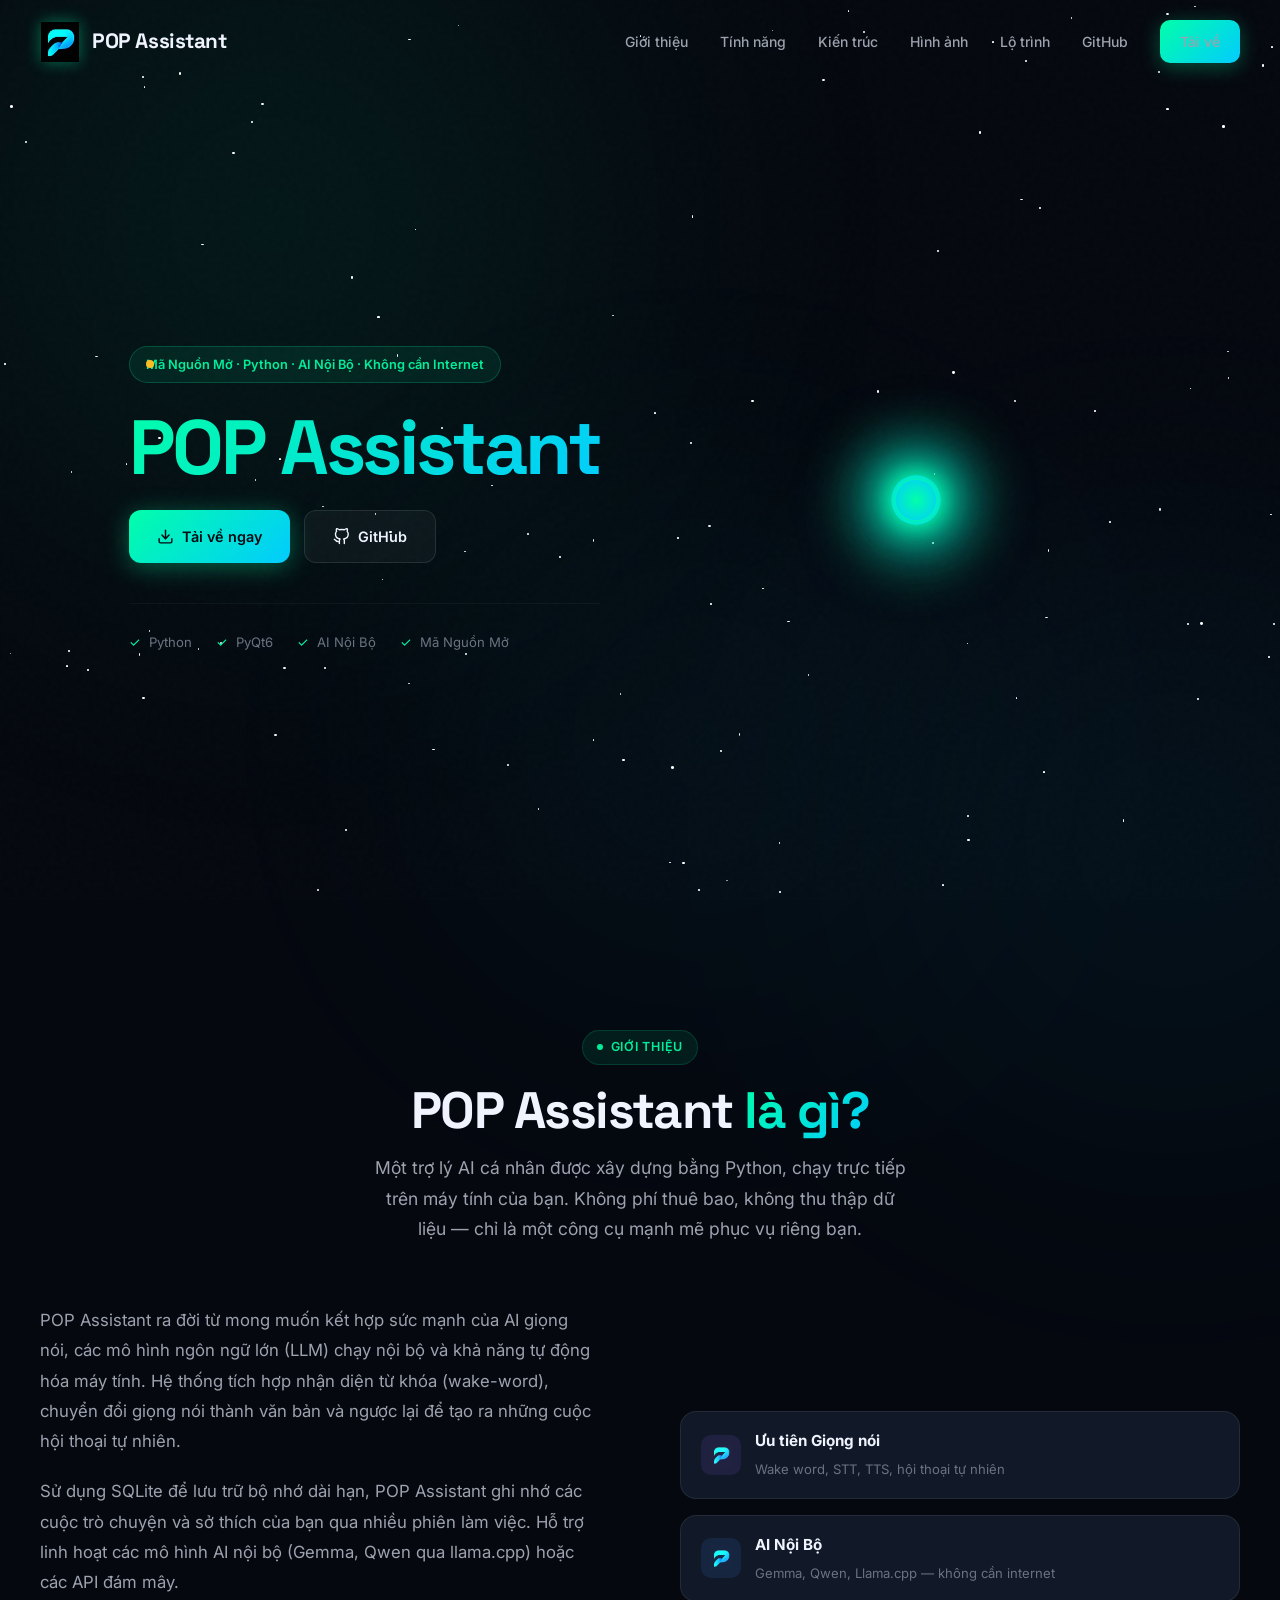
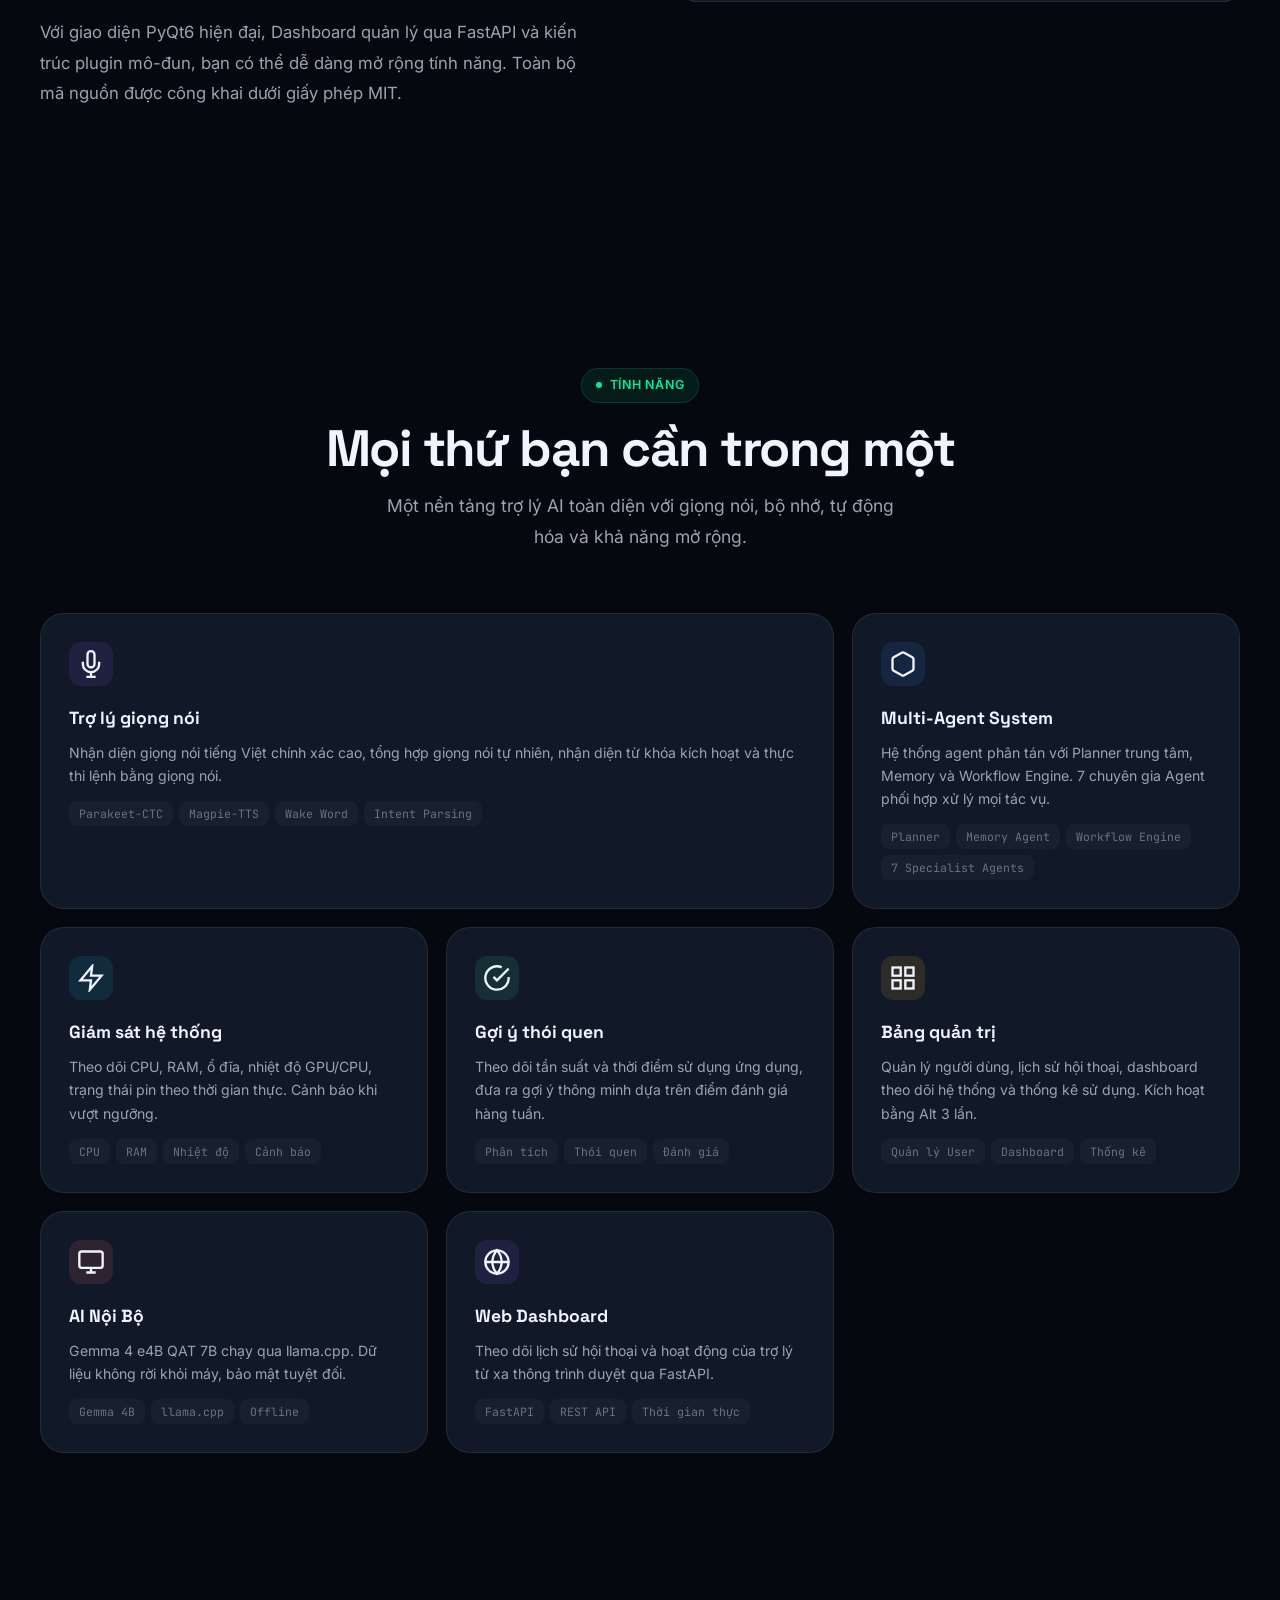
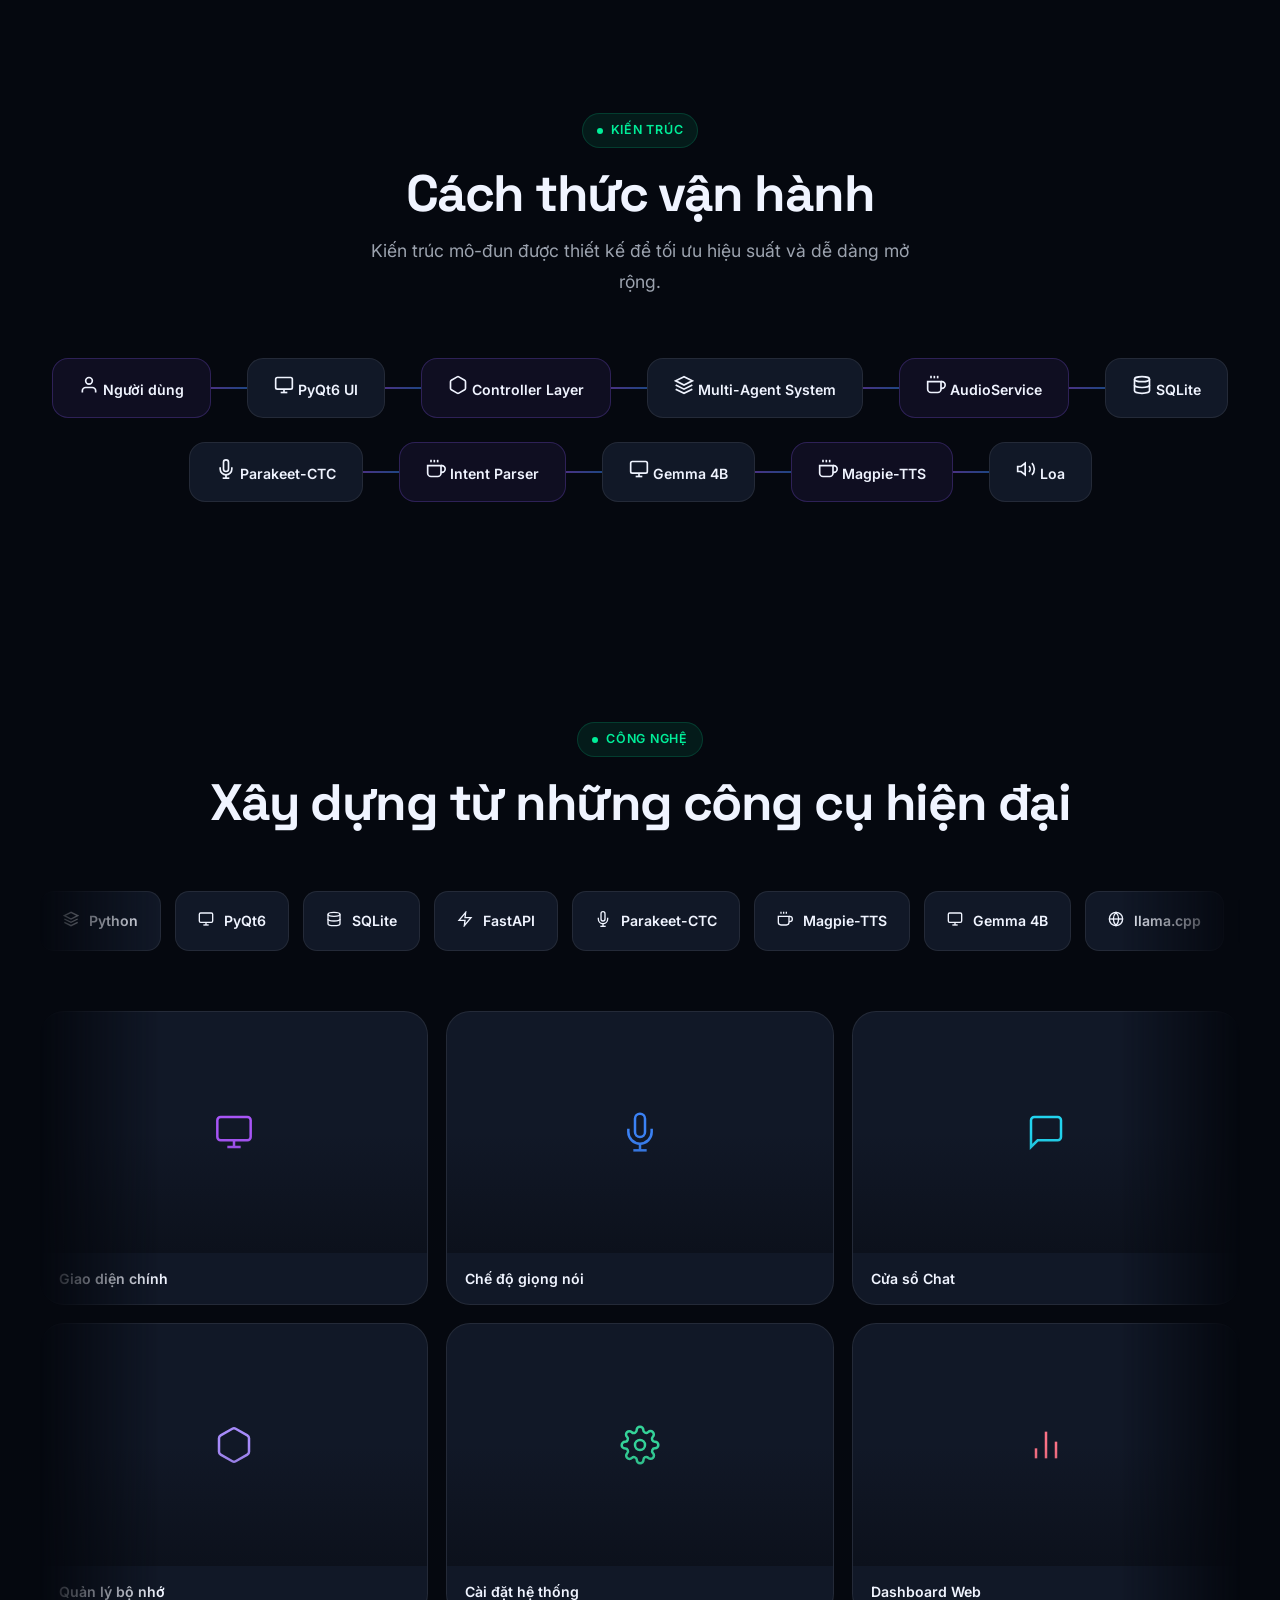
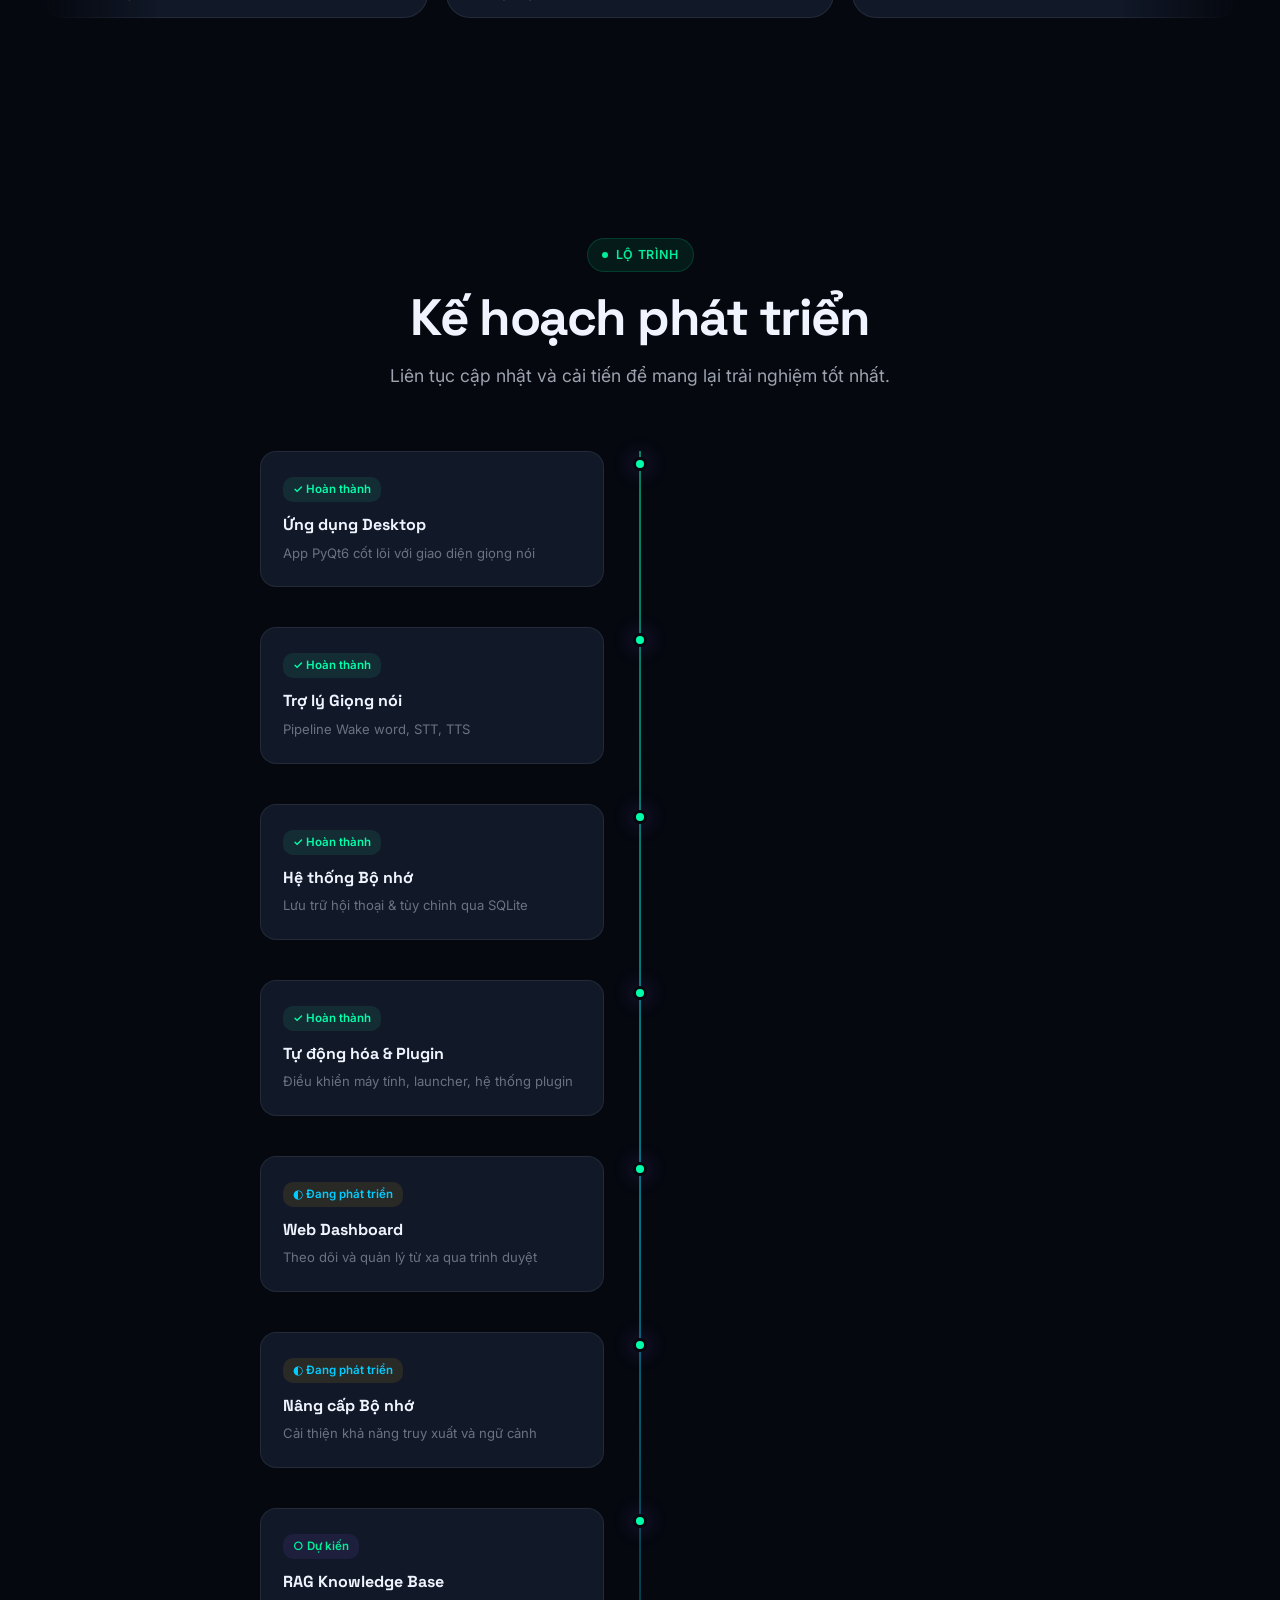
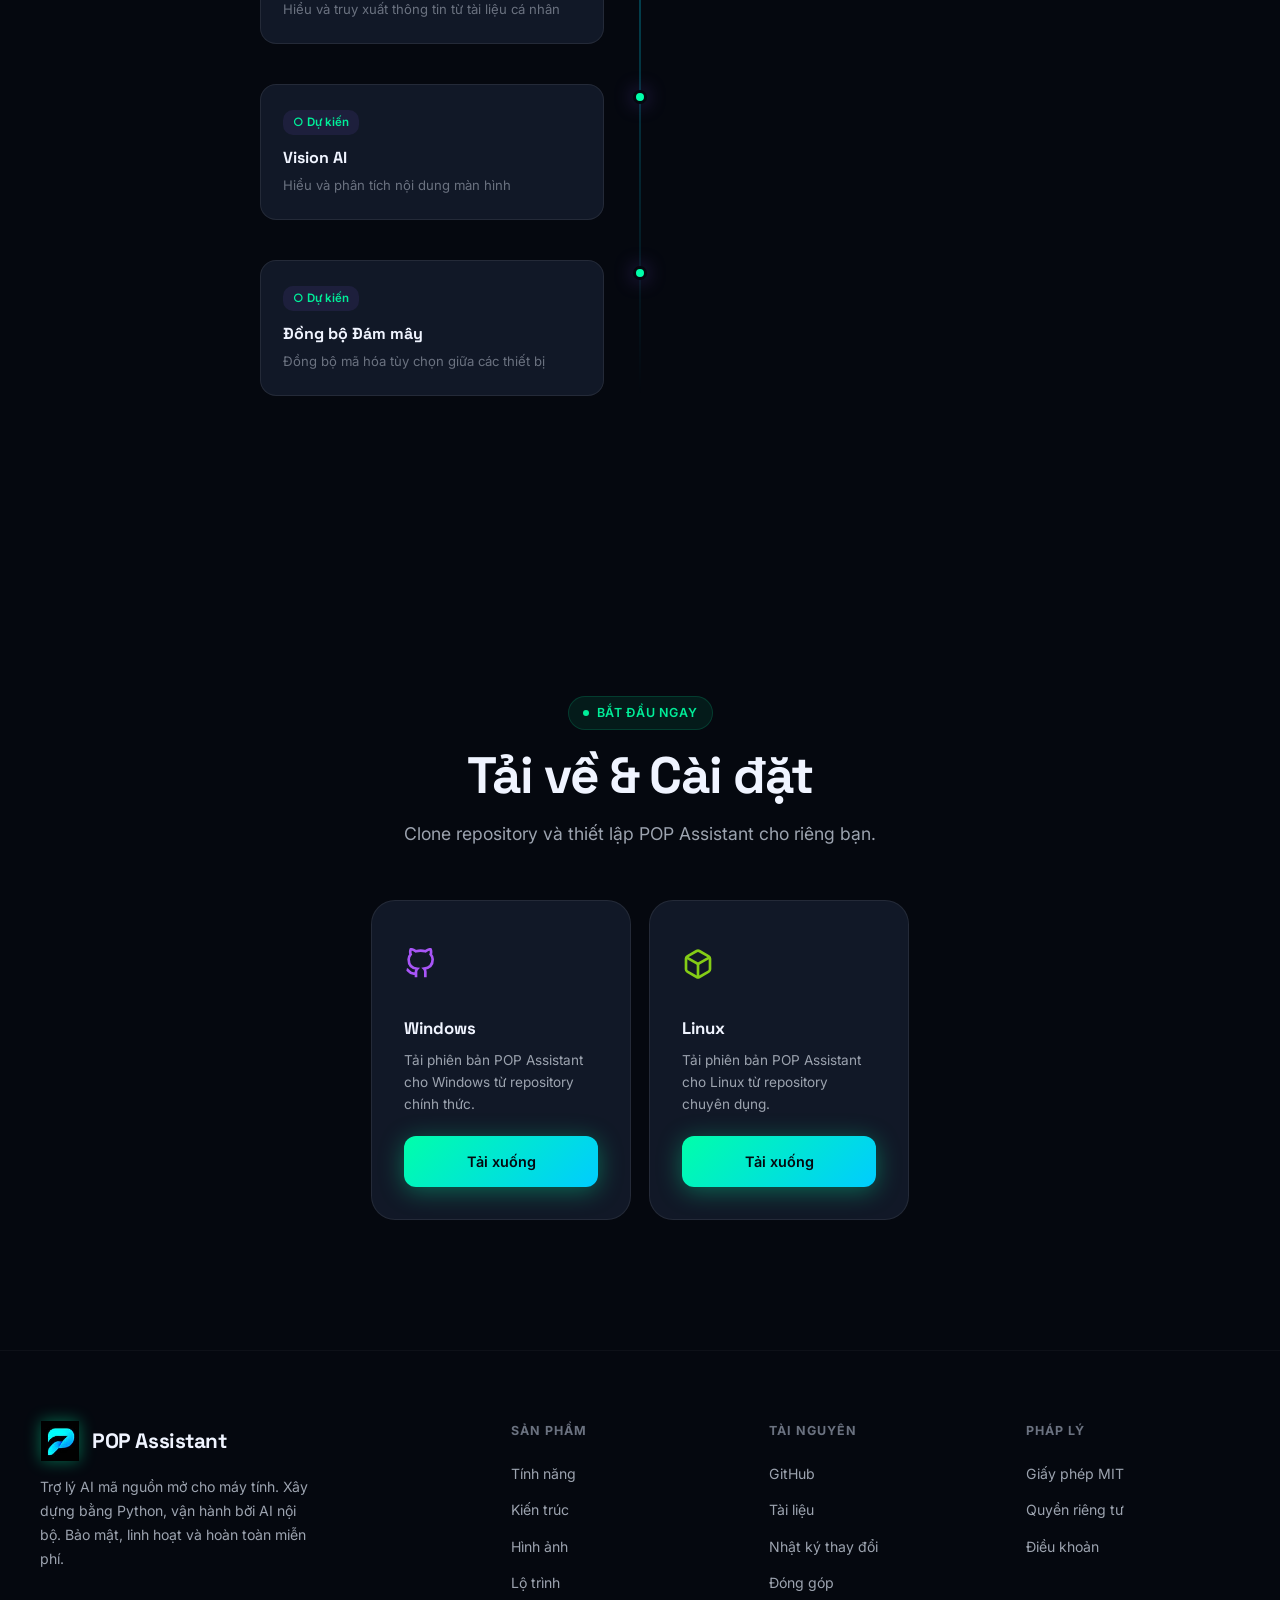
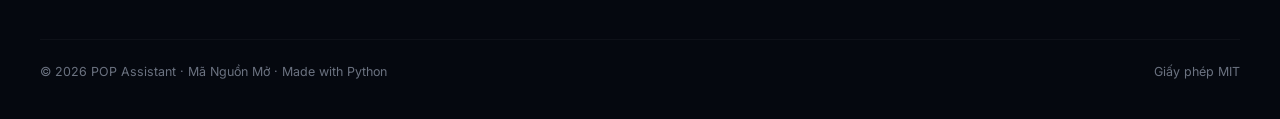
<file: index.html>
<!DOCTYPE html>
<html lang="vi">
<head>
    <meta charset="UTF-8">
    <meta name="viewport" content="width=device-width, initial-scale=1.0">
    <title>POP Assistant — Trợ Lý AI Máy Tính Mã Nguồn Mở</title>
  <meta name="description" content="POP Assistant là trợ lý AI cá nhân chạy trực tiếp trên desktop, được xây dựng bằng Python và PyQt6. Không phí thuê bao, không thu thập dữ liệu, không cần internet — mọi thứ vận hành ngay trên máy của bạn.">
    <meta name="theme-color" content="#0A0E17">
    <link rel="preconnect" href="https://fonts.googleapis.com">
    <link rel="preconnect" href="https://fonts.gstatic.com" crossorigin>
    <link href="https://fonts.googleapis.com/css2?family=Inter:wght@300;400;500;600;700;800;900&family=Space+Grotesk:wght@400;500;600;700&family=JetBrains+Mono:wght@400;500&display=swap" rel="stylesheet">
    <link rel="stylesheet" href="css/styles.css">
    <link rel="icon" href="data:image/svg+xml,">
</head>
<body class="lang-vi">
    <!-- Cinematic Background -->
    <div class="cinematic-bg">
        <div class="nebula nebula-1"></div>
        <div class="nebula nebula-2"></div>
        <div class="nebula nebula-3"></div>
    </div>
    <div class="grid-overlay"></div>
    <div class="starfield" id="starfield"></div>
    <div class="mouse-light" id="mouse-light"></div>
    <div class="noise"></div>

    <!-- ============ NAVIGATION ============ -->
    <nav class="nav" id="navbar">
        <div class="nav-inner">
            <a href="#" class="nav-brand"> <img src="images/POP.png" alt="POP Logo" class="nav-logo"> <span>POP Assistant</span> </a>
            <ul class="nav-links" id="nav-links">
                <li><a href="#about">Giới thiệu</a></li>
                <li><a href="#features">Tính năng</a></li>
                <li><a href="#architecture">Kiến trúc</a></li>
                <li><a href="#gallery">Hình ảnh</a></li>
                <li><a href="#roadmap">Lộ trình</a></li>
                <li><a href="https://github.com/MADGE-petter/Virtual-Assistantpop" target="_blank" rel="noopener">GitHub</a></li>
                <li><a href="#download" class="nav-cta primary">Tải về</a></li>
            </ul>
            <button class="nav-toggle" id="nav-toggle" aria-label="Toggle menu">☰</button>
        </div>
    </nav>

    <!-- ============ HERO ============ -->
    <section class="hero" id="hero">
        <div class="container">
            <div class="hero-grid">
                <div class="hero-text">
                    <div class="hero-badge"> <span class="star"></span> Mã Nguồn Mở · Python · AI Nội Bộ · Không cần Internet </div>
                    <h1 class="hero-title">
                        <span class="gradient">POP Assistant</span>
                    </h1>
                
                    <div class="hero-actions">
                        <a href="#download" class="btn btn-primary">
                            <svg viewBox="0 0 24 24" fill="none" stroke="currentColor" stroke-width="2" stroke-linecap="round" stroke-linejoin="round"><path d="M21 15v4a2 2 0 0 1-2 2H5a2 2 0 0 1-2-2v-4"/><polyline points="7 10 12 15 17 10"/><line x1="12" y1="15" x2="12" y2="3"/></svg>
                            Tải về ngay
                        </a>
                        <a href="https://github.com/MADGE-petter/Virtual-Assistantpop" target="_blank" rel="noopener" class="btn btn-ghost">
                            <svg viewBox="0 0 24 24" fill="none" stroke="currentColor" stroke-width="2" stroke-linecap="round" stroke-linejoin="round"><path d="M9 19c-5 1.5-5-2.5-7-3m14 6v-3.87a3.37 3.37 0 0 0-.94-2.61c3.14-.35 6.44-1.54 6.44-7A5.44 5.44 0 0 0 20 4.77 5.07 5.07 0 0 0 19.91 1S18.73.65 16 2.48a13.38 13.38 0 0 0-7 0C6.27.65 5.09 1 5.09 1A5.07 5.07 0 0 0 5 4.77a5.44 5.44 0 0 0-1.5 3.78c0 5.42 3.3 6.61 6.44 7A3.37 3.37 0 0 0 9 18.13V22"/></svg>
                            GitHub
                        </a>
                    </div>
                    <div class="hero-badges">
                        <div class="hero-badge-item"><span class="check">✓</span> Python</div>
                        <div class="hero-badge-item"><span class="check">✓</span> PyQt6</div>
                        <div class="hero-badge-item"><span class="check">✓</span> AI Nội Bộ</div>
                        <div class="hero-badge-item"><span class="check">✓</span> Mã Nguồn Mở</div>
                    </div>
                </div>
                <div class="hero-visual">
                    <div class="halo-logo-container">
                        <div class="halo-glow"></div>
                        <div class="halo-glow glow-2"></div>
                        <div class="halo-glow glow-3"></div>
                        <div class="halo-core">
                            <div class="halo-dot"></div>
                        </div>
                        <div class="lightning-container" id="lightningContainer"></div>
                    </div>
                    <div class="hero-orbit">
                    </div>
                </div>
            </div>
        </div>
    </section>

    <!-- ============ ABOUT ============ -->
    <section class="section" id="about">
        <div class="container">
            <div class="reveal" style="text-align:center;">
                <span class="section-eyebrow"><span class="dot"></span> Giới thiệu</span>
                <h2 class="section-title">POP Assistant <span class="highlight">là gì?</span></h2>
                <p class="section-desc" style="margin:0 auto;">
                    Một trợ lý AI cá nhân được xây dựng bằng Python, chạy trực tiếp trên máy tính của bạn. 
                    Không phí thuê bao, không thu thập dữ liệu — chỉ là một công cụ mạnh mẽ phục vụ riêng bạn.
                </p>
            </div>
            <div class="about-grid">
                <div class="about-text reveal reveal-left">
                    <p>
                        POP Assistant ra đời từ mong muốn kết hợp sức mạnh của AI giọng nói, 
                        các mô hình ngôn ngữ lớn (LLM) chạy nội bộ và khả năng tự động hóa máy tính. 
                        Hệ thống tích hợp nhận diện từ khóa (wake-word), chuyển đổi giọng nói thành văn bản 
                        và ngược lại để tạo ra những cuộc hội thoại tự nhiên.
                    </p>
                    <p>
                        Sử dụng SQLite để lưu trữ bộ nhớ dài hạn, POP Assistant ghi nhớ 
                        các cuộc trò chuyện và sở thích của bạn qua nhiều phiên làm việc. 
                        Hỗ trợ linh hoạt các mô hình AI nội bộ (Gemma, Qwen qua llama.cpp) hoặc các API đám mây.
                    </p>
                    <p>
                        Với giao diện PyQt6 hiện đại, Dashboard quản lý qua FastAPI và kiến trúc 
                        plugin mô-đun, bạn có thể dễ dàng mở rộng tính năng. Toàn bộ mã nguồn 
                        được công khai dưới giấy phép MIT.
                    </p>
                </div>
                <div class="about-highlights reveal reveal-right">
                    <div class="about-highlight">
                        <div class="ah-icon purple">
                            <img src="images/POP.png" alt="POP Icon" class="ah-logo-img">
                        </div>
                        <div class="ah-text">
                            <strong>Ưu tiên Giọng nói</strong>
                            <span>Wake word, STT, TTS, hội thoại tự nhiên</span>
                        </div>
                    </div>
                    <div class="about-highlight">
                        <div class="ah-icon blue">
                            <img src="images/POP.png" alt="POP Icon" class="ah-logo-img">
                        </div>
                        <div class="ah-text">
                            <strong>AI Nội Bộ</strong>
                            <span>Gemma, Qwen, Llama.cpp — không cần internet</span>
                        </div>
                    </div>
                </div>
            </div>
        </div>
    </section>

    <!-- ============ FEATURES ============ -->
    <section class="section" id="features">
        <div class="container">
            <div class="reveal" style="text-align:center;">
                <span class="section-eyebrow"><span class="dot"></span> Tính năng</span>
                <h2 class="section-title">Mọi thứ bạn cần trong một</h2>
                <p class="section-desc" style="margin:0 auto;">
                    Một nền tảng trợ lý AI toàn diện với giọng nói, bộ nhớ, tự động hóa và khả năng mở rộng.
                </p>
            </div>
            <div class="bento-grid">
                <!-- Voice Interaction - Large -->
                <div class="bento-card large reveal delay-1">
                    <div class="bento-icon purple">
                        <svg width="28" height="28" viewBox="0 0 24 24" fill="none" stroke="currentColor" stroke-width="2"><path d="M12 1a3 3 0 0 0-3 3v8a3 3 0 0 0 6 0V4a3 3 0 0 0-3-3z"/><path d="M19 10v2a7 7 0 0 1-14 0v-2"/><line x1="12" y1="19" x2="12" y2="23"/><line x1="8" y1="23" x2="16" y2="23"/></svg>
                    </div>
                    <h3>Trợ lý giọng nói</h3>
                    <p>Nhận diện giọng nói tiếng Việt chính xác cao, tổng hợp giọng nói tự nhiên, nhận diện từ khóa kích hoạt và thực thi lệnh bằng giọng nói.</p>
                    <div class="bento-tags">
                        <span class="bento-tag">Parakeet-CTC</span>
                        <span class="bento-tag">Magpie-TTS</span>
                        <span class="bento-tag">Wake Word</span>
                        <span class="bento-tag">Intent Parsing</span>
                    </div>
                </div>
                <!-- Multi-Agent System -->
                <div class="bento-card tall reveal delay-2">
                    <div class="bento-icon blue">
                        <svg width="28" height="28" viewBox="0 0 24 24" fill="none" stroke="currentColor" stroke-width="2"><path d="M21 16V8a2 2 0 0 0-1-1.73l-7-4a2 2 0 0 0-2 0l-7 4A2 2 0 0 0 3 8v8a2 2 0 0 0 1 1.73l7 4a2 2 0 0 0 2 0l7-4A2 2 0 0 0 21 16z"/></svg>
                    </div>
                    <h3>Multi-Agent System</h3>
                    <p>Hệ thống agent phân tán với Planner trung tâm, Memory và Workflow Engine. 7 chuyên gia Agent phối hợp xử lý mọi tác vụ.</p>
                    <div class="bento-tags">
                        <span class="bento-tag">Planner</span>
                        <span class="bento-tag">Memory Agent</span>
                        <span class="bento-tag">Workflow Engine</span>
                        <span class="bento-tag">7 Specialist Agents</span>
                    </div>
                </div>
                <!-- System Monitoring -->
                <div class="bento-card reveal delay-3">
                    <div class="bento-icon cyan">
                        <svg width="28" height="28" viewBox="0 0 24 24" fill="none" stroke="currentColor" stroke-width="2"><polygon points="13 2 3 14 12 14 11 22 21 10 12 10 13 2"/></svg>
                    </div>
                    <h3>Giám sát hệ thống</h3>
                    <p>Theo dõi CPU, RAM, ổ đĩa, nhiệt độ GPU/CPU, trạng thái pin theo thời gian thực. Cảnh báo khi vượt ngưỡng.</p>
                    <div class="bento-tags">
                        <span class="bento-tag">CPU</span>
                        <span class="bento-tag">RAM</span>
                        <span class="bento-tag">Nhiệt độ</span>
                        <span class="bento-tag">Cảnh báo</span>
                    </div>
                </div>
                <!-- Habit Suggestions -->
                <div class="bento-card reveal delay-4">
                    <div class="bento-icon emerald">
                        <svg width="28" height="28" viewBox="0 0 24 24" fill="none" stroke="currentColor" stroke-width="2"><path d="M22 11.08V12a10 10 0 1 1-5.93-9.14"/><polyline points="22 4 12 14.01 9 11.01"/></svg>
                    </div>
                    <h3>Gợi ý thói quen</h3>
                    <p>Theo dõi tần suất và thời điểm sử dụng ứng dụng, đưa ra gợi ý thông minh dựa trên điểm đánh giá hàng tuần.</p>
                    <div class="bento-tags">
                        <span class="bento-tag">Phân tích</span>
                        <span class="bento-tag">Thói quen</span>
                        <span class="bento-tag">Đánh giá</span>
                    </div>
                </div>
                <!-- Admin Dashboard -->
                <div class="bento-card reveal delay-5">
                    <div class="bento-icon amber">
                        <svg width="28" height="28" viewBox="0 0 24 24" fill="none" stroke="currentColor" stroke-width="2"><rect x="3" y="3" width="7" height="7"/><rect x="14" y="3" width="7" height="7"/><rect x="14" y="14" width="7" height="7"/><rect x="3" y="14" width="7" height="7"/></svg>
                    </div>
                    <h3>Bảng quản trị</h3>
                    <p>Quản lý người dùng, lịch sử hội thoại, dashboard theo dõi hệ thống và thống kê sử dụng. Kích hoạt bằng Alt 3 lần.</p>
                    <div class="bento-tags">
                        <span class="bento-tag">Quản lý User</span>
                        <span class="bento-tag">Dashboard</span>
                        <span class="bento-tag">Thống kê</span>
                    </div>
                </div>
                <!-- Local AI -->
                <div class="bento-card reveal delay-1">
                    <div class="bento-icon rose">
                        <svg width="28" height="28" viewBox="0 0 24 24" fill="none" stroke="currentColor" stroke-width="2"><rect x="2" y="3" width="20" height="14" rx="2" ry="2"/><line x1="8" y1="21" x2="16" y2="21"/><line x1="12" y1="17" x2="12" y2="21"/></svg>
                    </div>
                    <h3>AI Nội Bộ</h3>
                    <p>Gemma 4 e4B QAT 7B chạy qua llama.cpp. Dữ liệu không rời khỏi máy, bảo mật tuyệt đối.</p>
                    <div class="bento-tags">
                        <span class="bento-tag">Gemma 4B</span>
                        <span class="bento-tag">llama.cpp</span>
                        <span class="bento-tag">Offline</span>
                    </div>
                </div>
                <!-- Web Dashboard -->
                <div class="bento-card reveal delay-2">
                    <div class="bento-icon purple">
                        <svg width="28" height="28" viewBox="0 0 24 24" fill="none" stroke="currentColor" stroke-width="2"><circle cx="12" cy="12" r="10"/><line x1="2" y1="12" x2="22" y2="12"/><path d="M12 2a15.3 15.3 0 0 1 4 10 15.3 15.3 0 0 1-4 10 15.3 15.3 0 0 1-4-10 15.3 15.3 0 0 1 4-10z"/></svg>
                    </div>
                    <h3>Web Dashboard</h3>
                    <p>Theo dõi lịch sử hội thoại và hoạt động của trợ lý từ xa thông trình duyệt qua FastAPI.</p>
                    <div class="bento-tags">
                        <span class="bento-tag">FastAPI</span>
                        <span class="bento-tag">REST API</span>
                        <span class="bento-tag">Thời gian thực</span>
                    </div>
                </div>
            </div>
        </div>
    </section>

    <!-- ============ ARCHITECTURE ============ -->
    <section class="section" id="architecture">
        <div class="container">
            <div class="reveal" style="text-align:center;">
                <span class="section-eyebrow"><span class="dot"></span> Kiến trúc</span>
                <h2 class="section-title">Cách thức vận hành</h2>
                <p class="section-desc" style="margin:0 auto;">
                    Kiến trúc mô-đun được thiết kế để tối ưu hiệu suất và dễ dàng mở rộng.
                </p>
            </div>
            <div class="arch-flow reveal delay-1">
                <div class="arch-node accent">
                    <svg width="20" height="20" viewBox="0 0 24 24" fill="none" stroke="currentColor" stroke-width="2"><path d="M20 21v-2a4 4 0 0 0-4-4H8a4 4 0 0 0-4 4v2"/><circle cx="12" cy="7" r="4"/></svg>
                    Người dùng
                </div>
                <div class="arch-connector"></div>
                <div class="arch-node">
                    <svg width="20" height="20" viewBox="0 0 24 24" fill="none" stroke="currentColor" stroke-width="2"><rect x="2" y="3" width="20" height="14" rx="2" ry="2"/><line x1="8" y1="21" x2="16" y2="21"/><line x1="12" y1="17" x2="12" y2="21"/></svg>
                    PyQt6 UI
                </div>
                <div class="arch-connector"></div>
                <div class="arch-node accent">
                    <svg width="20" height="20" viewBox="0 0 24 24" fill="none" stroke="currentColor" stroke-width="2"><path d="M21 16V8a2 2 0 0 0-1-1.73l-7-4a2 2 0 0 0-2 0l-7 4A2 2 0 0 0 3 8v8a2 2 0 0 0 1 1.73l7 4a2 2 0 0 0 2 0l7-4A2 2 0 0 0 21 16z"/></svg>
                    Controller Layer
                </div>
                <div class="arch-connector"></div>
                <div class="arch-node">
                    <svg width="20" height="20" viewBox="0 0 24 24" fill="none" stroke="currentColor" stroke-width="2"><path d="M12 2L2 7l10 5 10-5-10-5z"/><path d="M2 17l10 5 10-5"/><path d="M2 12l10 5 10-5"/></svg>
                    Multi-Agent System
                </div>
                <div class="arch-connector"></div>
                <div class="arch-node accent">
                    <svg width="20" height="20" viewBox="0 0 24 24" fill="none" stroke="currentColor" stroke-width="2"><path d="M18 8h1a4 4 0 0 1 0 8h-1"/><path d="M2 8h16v9a4 4 0 0 1-4 4H6a4 4 0 0 1-4-4V8z"/><line x1="6" y1="1" x2="6" y2="4"/><line x1="10" y1="1" x2="10" y2="4"/><line x1="14" y1="1" x2="14" y2="4"/></svg>
                    AudioService
                </div>
                <div class="arch-connector"></div>
                <div class="arch-node">
                    <svg width="20" height="20" viewBox="0 0 24 24" fill="none" stroke="currentColor" stroke-width="2"><ellipse cx="12" cy="5" rx="9" ry="3"/><path d="M21 12c0 1.66-4 3-9 3s-9-1.34-9-3"/><path d="M3 5v14c0 1.66 4 3 9 3s9-1.34 9-3V5"/></svg>
                    SQLite
                </div>
            </div>
            <div class="arch-flow reveal delay-2" style="margin-top: 24px;">
                <div class="arch-node">
                    <svg width="20" height="20" viewBox="0 0 24 24" fill="none" stroke="currentColor" stroke-width="2"><path d="M12 1a3 3 0 0 0-3 3v8a3 3 0 0 0 6 0V4a3 3 0 0 0-3-3z"/><path d="M19 10v2a7 7 0 0 1-14 0v-2"/><line x1="12" y1="19" x2="12" y2="23"/><line x1="8" y1="23" x2="16" y2="23"/></svg>
                    Parakeet-CTC
                </div>
                <div class="arch-connector"></div>
                <div class="arch-node accent">
                    <svg width="20" height="20" viewBox="0 0 24 24" fill="none" stroke="currentColor" stroke-width="2"><path d="M18 8h1a4 4 0 0 1 0 8h-1"/><path d="M2 8h16v9a4 4 0 0 1-4 4H6a4 4 0 0 1-4-4V8z"/><line x1="6" y1="1" x2="6" y2="4"/><line x1="10" y1="1" x2="10" y2="4"/><line x1="14" y1="1" x2="14" y2="4"/></svg>
                    Intent Parser
                </div>
                <div class="arch-connector"></div>
                <div class="arch-node">
                    <svg width="20" height="20" viewBox="0 0 24 24" fill="none" stroke="currentColor" stroke-width="2"><rect x="2" y="3" width="20" height="14" rx="2" ry="2"/><line x1="8" y1="21" x2="16" y2="21"/><line x1="12" y1="17" x2="12" y2="21"/></svg>
                    Gemma 4B
                </div>
                <div class="arch-connector"></div>
                <div class="arch-node accent">
                    <svg width="20" height="20" viewBox="0 0 24 24" fill="none" stroke="currentColor" stroke-width="2"><path d="M18 8h1a4 4 0 0 1 0 8h-1"/><path d="M2 8h16v9a4 4 0 0 1-4 4H6a4 4 0 0 1-4-4V8z"/><line x1="6" y1="1" x2="6" y2="4"/><line x1="10" y1="1" x2="10" y2="4"/><line x1="14" y1="1" x2="14" y2="4"/></svg>
                    Magpie-TTS
                </div>
                <div class="arch-connector"></div>
                <div class="arch-node">
                    <svg width="20" height="20" viewBox="0 0 24 24" fill="none" stroke="currentColor" stroke-width="2"><polygon points="11 5 6 9 2 9 2 15 6 15 11 19 11 5"/><path d="M19.07 4.93a10 10 0 0 1 0 14.14M15.54 8.46a5 5 0 0 1 0 7.07"/></svg>
                    Loa
                </div>
            </div>
        </div>
    </section>

    <!-- ============ TECH STACK ============ -->
    <section class="section-sm" id="tech">
        <div class="container">
            <div class="reveal" style="text-align:center;">
                <span class="section-eyebrow"><span class="dot"></span> Công nghệ</span>
                <h2 class="section-title">Xây dựng từ những công cụ hiện đại</h2>
            </div>
            <div class="tech-marquee reveal delay-1">
                <div class="tech-track">
                    <div class="tech-pill"><span class="tp-icon"><svg width="16" height="16" viewBox="0 0 24 24" fill="none" stroke="currentColor" stroke-width="2"><path d="M12 2L2 7l10 5 10-5-10-5z"/><path d="M2 17l10 5 10-5"/><path d="M2 12l10 5 10-5"/></svg></span> Python</div>
                    <div class="tech-pill"><span class="tp-icon"><svg width="16" height="16" viewBox="0 0 24 24" fill="none" stroke="currentColor" stroke-width="2"><rect x="2" y="3" width="20" height="14" rx="2" ry="2"/><line x1="8" y1="21" x2="16" y2="21"/><line x1="12" y1="17" x2="12" y2="21"/></svg></span> PyQt6</div>
                    <div class="tech-pill"><span class="tp-icon"><svg width="16" height="16" viewBox="0 0 24 24" fill="none" stroke="currentColor" stroke-width="2"><ellipse cx="12" cy="5" rx="9" ry="3"/><path d="M21 12c0 1.66-4 3-9 3s-9-1.34-9-3"/><path d="M3 5v14c0 1.66 4 3 9 3s9-1.34 9-3V5"/></svg></span> SQLite</div>
                    <div class="tech-pill"><span class="tp-icon"><svg width="16" height="16" viewBox="0 0 24 24" fill="none" stroke="currentColor" stroke-width="2"><polygon points="13 2 3 14 12 14 11 22 21 10 12 10 13 2"/></svg></span> FastAPI</div>
        <div class="tech-pill"><span class="tp-icon"><svg width="16" height="16" viewBox="0 0 24 24" fill="none" stroke="currentColor" stroke-width="2"><path d="M12 1a3 3 0 0 0-3 3v8a3 3 0 0 0 6 0V4a3 3 0 0 0-3-3z"/><path d="M19 10v2a7 7 0 0 1-14 0v-2"/><line x1="12" y1="19" x2="12" y2="23"/><line x1="8" y1="23" x2="16" y2="23"/></svg></span> Parakeet-CTC</div>
        <div class="tech-pill"><span class="tp-icon"><svg width="16" height="16" viewBox="0 0 24 24" fill="none" stroke="currentColor" stroke-width="2"><path d="M18 8h1a4 4 0 0 1 0 8h-1"/><path d="M2 8h16v9a4 4 0 0 1-4 4H6a4 4 0 0 1-4-4V8z"/><line x1="6" y1="1" x2="6" y2="4"/><line x1="10" y1="1" x2="10" y2="4"/><line x1="14" y1="1" x2="14" y2="4"/></svg></span> Magpie-TTS</div>
        <div class="tech-pill"><span class="tp-icon"><svg width="16" height="16" viewBox="0 0 24 24" fill="none" stroke="currentColor" stroke-width="2"><rect x="2" y="3" width="20" height="14" rx="2" ry="2"/><line x1="8" y1="21" x2="16" y2="21"/><line x1="12" y1="17" x2="12" y2="21"/></svg></span> Gemma 4B</div>
        <div class="tech-pill"><span class="tp-icon"><svg width="16" height="16" viewBox="0 0 24 24" fill="none" stroke="currentColor" stroke-width="2"><circle cx="12" cy="12" r="10"/><line x1="2" y1="12" x2="22" y2="12"/><path d="M12 2a15.3 15.3 0 0 1 4 10 15.3 15.3 0 0 1-4 10 15.3 15.3 0 0 1-4-10 15.3 15.3 0 0 1 4-10z"/></svg></span> llama.cpp</div>
        <div class="tech-pill"><span class="tp-icon"><svg width="16" height="16" viewBox="0 0 24 24" fill="none" stroke="currentColor" stroke-width="2"><polygon points="11 5 6 9 2 9 2 15 6 15 11 19 11 5"/><path d="M19.07 4.93a10 10 0 0 1 0 14.14M15.54 8.46a5 5 0 0 1 0 7.07"/></svg></span> Edge-TTS</div>
        <div class="tech-pill"><span class="tp-icon"><svg width="16" height="16" viewBox="0 0 24 24" fill="none" stroke="currentColor" stroke-width="2"><path d="M12 1a3 3 0 0 0-3 3v8a3 3 0 0 0 6 0V4a3 3 0 0 0-3-3z"/><path d="M19 10v2a7 7 0 0 1-14 0v-2"/><line x1="12" y1="19" x2="12" y2="23"/><line x1="8" y1="23" x2="16" y2="23"/></svg></span> Wake Word</div>
        <div class="tech-pill"><span class="tp-icon"><svg width="16" height="16" viewBox="0 0 24 24" fill="none" stroke="currentColor" stroke-width="2"><path d="M21 16V8a2 2 0 0 0-1-1.73l-7-4a2 2 0 0 0-2 0l-7 4A2 2 0 0 0 3 8v8a2 2 0 0 0 1 1.73l7 4a2 2 0 0 0 2 0l7-4A2 2 0 0 0 21 16z"/></svg></span> psutil</div>
        <div class="tech-pill"><span class="tp-icon"><svg width="16" height="16" viewBox="0 0 24 24" fill="none" stroke="currentColor" stroke-width="2"><circle cx="18" cy="18" r="3"/><circle cx="6" cy="6" r="3"/><path d="M6 21V9a9 9 0 0 0 9 9"/></svg></span> Git</div>
        <!-- Duplicate for seamless loop -->
        <div class="tech-pill"><span class="tp-icon"><svg width="16" height="16" viewBox="0 0 24 24" fill="none" stroke="currentColor" stroke-width="2"><path d="M12 2L2 7l10 5 10-5-10-5z"/><path d="M2 17l10 5 10-5"/><path d="M2 12l10 5 10-5"/></svg></span> Python</div>
        <div class="tech-pill"><span class="tp-icon"><svg width="16" height="16" viewBox="0 0 24 24" fill="none" stroke="currentColor" stroke-width="2"><rect x="2" y="3" width="20" height="14" rx="2" ry="2"/><line x1="8" y1="21" x2="16" y2="21"/><line x1="12" y1="17" x2="12" y2="21"/></svg></span> PyQt6</div>
        <div class="tech-pill"><span class="tp-icon"><svg width="16" height="16" viewBox="0 0 24 24" fill="none" stroke="currentColor" stroke-width="2"><ellipse cx="12" cy="5" rx="9" ry="3"/><path d="M21 12c0 1.66-4 3-9 3s-9-1.34-9-3"/><path d="M3 5v14c0 1.66 4 3 9 3s9-1.34 9-3V5"/></svg></span> SQLite</div>
        <div class="tech-pill"><span class="tp-icon"><svg width="16" height="16" viewBox="0 0 24 24" fill="none" stroke="currentColor" stroke-width="2"><polygon points="13 2 3 14 12 14 11 22 21 10 12 10 13 2"/></svg></span> FastAPI</div>
        <div class="tech-pill"><span class="tp-icon"><svg width="16" height="16" viewBox="0 0 24 24" fill="none" stroke="currentColor" stroke-width="2"><path d="M12 1a3 3 0 0 0-3 3v8a3 3 0 0 0 6 0V4a3 3 0 0 0-3-3z"/><path d="M19 10v2a7 7 0 0 1-14 0v-2"/><line x1="12" y1="19" x2="12" y2="23"/><line x1="8" y1="23" x2="16" y2="23"/></svg></span> Parakeet-CTC</div>
        <div class="tech-pill"><span class="tp-icon"><svg width="16" height="16" viewBox="0 0 24 24" fill="none" stroke="currentColor" stroke-width="2"><path d="M18 8h1a4 4 0 0 1 0 8h-1"/><path d="M2 8h16v9a4 4 0 0 1-4 4H6a4 4 0 0 1-4-4V8z"/><line x1="6" y1="1" x2="6" y2="4"/><line x1="10" y1="1" x2="10" y2="4"/><line x1="14" y1="1" x2="14" y2="4"/></svg></span> Magpie-TTS</div>
        <div class="tech-pill"><span class="tp-icon"><svg width="16" height="16" viewBox="0 0 24 24" fill="none" stroke="currentColor" stroke-width="2"><rect x="2" y="3" width="20" height="14" rx="2" ry="2"/><line x1="8" y1="21" x2="16" y2="21"/><line x1="12" y1="17" x2="12" y2="21"/></svg></span> Gemma 4B</div>
        <div class="tech-pill"><span class="tp-icon"><svg width="16" height="16" viewBox="0 0 24 24" fill="none" stroke="currentColor" stroke-width="2"><circle cx="12" cy="12" r="10"/><line x1="2" y1="12" x2="22" y2="12"/><path d="M12 2a15.3 15.3 0 0 1 4 10 15.3 15.3 0 0 1-4 10 15.3 15.3 0 0 1-4-10 15.3 15.3 0 0 1 4-10z"/></svg></span> llama.cpp</div>
        <div class="tech-pill"><span class="tp-icon"><svg width="16" height="16" viewBox="0 0 24 24" fill="none" stroke="currentColor" stroke-width="2"><polygon points="11 5 6 9 2 9 2 15 6 15 11 19 11 5"/><path d="M19.07 4.93a10 10 0 0 1 0 14.14M15.54 8.46a5 5 0 0 1 0 7.07"/></svg></span> Edge-TTS</div>
        <div class="tech-pill"><span class="tp-icon"><svg width="16" height="16" viewBox="0 0 24 24" fill="none" stroke="currentColor" stroke-width="2"><path d="M12 1a3 3 0 0 0-3 3v8a3 3 0 0 0 6 0V4a3 3 0 0 0-3-3z"/><path d="M19 10v2a7 7 0 0 1-14 0v-2"/><line x1="12" y1="19" x2="12" y2="23"/><line x1="8" y1="23" x2="16" y2="23"/></svg></span> Wake Word</div>
        <div class="tech-pill"><span class="tp-icon"><svg width="16" height="16" viewBox="0 0 24 24" fill="none" stroke="currentColor" stroke-width="2"><path d="M21 16V8a2 2 0 0 0-1-1.73l-7-4a2 2 0 0 0-2 0l-7 4A2 2 0 0 0 3 8v8a2 2 0 0 0 1 1.73l7 4a2 2 0 0 0 2 0l7-4A2 2 0 0 0 21 16z"/></svg></span> psutil</div>
        <div class="tech-pill"><span class="tp-icon"><svg width="16" height="16" viewBox="0 0 24 24" fill="none" stroke="currentColor" stroke-width="2"><circle cx="18" cy="18" r="3"/><circle cx="6" cy="6" r="3"/><path d="M6 21V9a9 9 0 0 0 9 9"/></svg></span> Git</div>
                </p>
            </div>
            <div class="gallery-grid">
                <div class="gallery-card reveal delay-1">
                    <div class="gallery-thumb">
                        <svg width="40" height="40" viewBox="0 0 24 24" fill="none" stroke="#A855F7" stroke-width="1.5"><rect x="2" y="3" width="20" height="14" rx="2" ry="2"/><line x1="8" y1="21" x2="16" y2="21"/><line x1="12" y1="17" x2="12" y2="21"/></svg>
                    </div>
                    <div class="gallery-label">Giao diện chính</div>
                </div>
                <div class="gallery-card reveal delay-2">
                    <div class="gallery-thumb">
                        <svg width="40" height="40" viewBox="0 0 24 24" fill="none" stroke="#3B82F6" stroke-width="1.5"><path d="M12 1a3 3 0 0 0-3 3v8a3 3 0 0 0 6 0V4a3 3 0 0 0-3-3z"/><path d="M19 10v2a7 7 0 0 1-14 0v-2"/><line x1="12" y1="19" x2="12" y2="23"/><line x1="8" y1="23" x2="16" y2="23"/></svg>
                    </div>
                    <div class="gallery-label">Chế độ giọng nói</div>
                </div>
                <div class="gallery-card reveal delay-3">
                    <div class="gallery-thumb">
                        <svg width="40" height="40" viewBox="0 0 24 24" fill="none" stroke="#22D3EE" stroke-width="1.5"><path d="M21 15a2 2 0 0 1-2 2H7l-4 4V5a2 2 0 0 1 2-2h14a2 2 0 0 1 2 2z"/></svg>
                    </div>
                    <div class="gallery-label">Cửa sổ Chat</div>
                </div>
                <div class="gallery-card reveal delay-1">
                    <div class="gallery-thumb">
                        <svg width="40" height="40" viewBox="0 0 24 24" fill="none" stroke="#A78BFA" stroke-width="1.5"><path d="M21 16V8a2 2 0 0 0-1-1.73l-7-4a2 2 0 0 0-2 0l-7 4A2 2 0 0 0 3 8v8a2 2 0 0 0 1 1.73l7 4a2 2 0 0 0 2 0l7-4A2 2 0 0 0 21 16z"/></svg>
                    </div>
                    <div class="gallery-label">Quản lý bộ nhớ</div>
                </div>
                <div class="gallery-card reveal delay-2">
                    <div class="gallery-thumb">
                        <svg width="40" height="40" viewBox="0 0 24 24" fill="none" stroke="#34D399" stroke-width="1.5"><circle cx="12" cy="12" r="3"/><path d="M19.4 15a1.65 1.65 0 0 0 .33 1.82l.06.06a2 2 0 0 1 0 2.83 2 2 0 0 1-2.83 0l-.06-.06a1.65 1.65 0 0 0-1.82-.33 1.65 1.65 0 0 0-1 1.51V21a2 2 0 0 1-2 2 2 2 0 0 1-2-2v-.09A1.65 1.65 0 0 0 9 19.4a1.65 1.65 0 0 0-1.82.33l-.06.06a2 2 0 0 1-2.83 0 2 2 0 0 1 0-2.83l.06-.06a1.65 1.65 0 0 0 .33-1.82 1.65 1.65 0 0 0-1.51-1H3a2 2 0 0 1-2-2 2 2 0 0 1 2-2h.09A1.65 1.65 0 0 0 4.6 9a1.65 1.65 0 0 0-.33-1.82l-.06-.06a2 2 0 0 1 0-2.83 2 2 0 0 1 2.83 0l.06.06a1.65 1.65 0 0 0 1.82.33H9a1.65 1.65 0 0 0 1-1.51V3a2 2 0 0 1 2-2 2 2 0 0 1 2 2v.09a1.65 1.65 0 0 0 1 1.51 1.65 1.65 0 0 0 1.82-.33l.06-.06a2 2 0 0 1 2.83 0 2 2 0 0 1 0 2.83l-.06.06a1.65 1.65 0 0 0-.33 1.82V9a1.65 1.65 0 0 0 1.51 1H21a2 2 0 0 1 2 2 2 2 0 0 1-2 2h-.09a1.65 1.65 0 0 0-1.51 1z"/></svg>
                    </div>
                    <div class="gallery-label">Cài đặt hệ thống</div>
                </div>
                <div class="gallery-card reveal delay-3">
                    <div class="gallery-thumb">
                        <svg width="40" height="40" viewBox="0 0 24 24" fill="none" stroke="#FB7185" stroke-width="1.5"><line x1="18" y1="20" x2="18" y2="10"/><line x1="12" y1="20" x2="12" y2="4"/><line x1="6" y1="20" x2="6" y2="14"/></svg>
                    </div>
                    <div class="gallery-label">Dashboard Web</div>
                </div>
            </div>
        </div>
    </section>

    <!-- ============ ROADMAP ============ -->
    <section class="section" id="roadmap">
        <div class="container">
            <div class="reveal" style="text-align:center;">
                <span class="section-eyebrow"><span class="dot"></span> Lộ trình</span>
                <h2 class="section-title">Kế hoạch phát triển</h2>
                <p class="section-desc" style="margin:0 auto;">
                    Liên tục cập nhật và cải tiến để mang lại trải nghiệm tốt nhất.
                </p>
            </div>
            <div class="roadmap-timeline">
                <!-- Done -->
                <div class="roadmap-row reveal delay-1">
                    <div class="roadmap-content">
                        <span class="rm-status done">✓ Hoàn thành</span>
                        <h4>Ứng dụng Desktop</h4>
                        <p>App PyQt6 cốt lõi với giao diện giọng nói</p>
                    </div>
                    <div class="roadmap-spacer"></div>
                    <div class="roadmap-marker"></div>
                </div>
                <div class="roadmap-row reveal delay-2">
                    <div class="roadmap-spacer"></div>
                    <div class="roadmap-content">
                        <span class="rm-status done">✓ Hoàn thành</span>
                        <h4>Trợ lý Giọng nói</h4>
                        <p>Pipeline Wake word, STT, TTS</p>
                    </div>
                    <div class="roadmap-marker"></div>
                </div>
                <div class="roadmap-row reveal delay-3">
                    <div class="roadmap-content">
                        <span class="rm-status done">✓ Hoàn thành</span>
                        <h4>Hệ thống Bộ nhớ</h4>
                        <p>Lưu trữ hội thoại & tùy chỉnh qua SQLite</p>
                    </div>
                    <div class="roadmap-spacer"></div>
                    <div class="roadmap-marker"></div>
                </div>
                <div class="roadmap-row reveal delay-4">
                    <div class="roadmap-spacer"></div>
                    <div class="roadmap-content">
                        <span class="rm-status done">✓ Hoàn thành</span>
                        <h4>Tự động hóa & Plugin</h4>
                        <p>Điều khiển máy tính, launcher, hệ thống plugin</p>
                    </div>
                    <div class="roadmap-marker"></div>
                </div>
                <!-- In Progress -->
                <div class="roadmap-row reveal delay-1">
                    <div class="roadmap-content">
                        <span class="rm-status progress">◐ Đang phát triển</span>
                        <h4>Web Dashboard</h4>
                        <p>Theo dõi và quản lý từ xa qua trình duyệt</p>
                    </div>
                    <div class="roadmap-spacer"></div>
                    <div class="roadmap-marker"></div>
                </div>
                <div class="roadmap-row reveal delay-2">
                    <div class="roadmap-spacer"></div>
                    <div class="roadmap-content">
                        <span class="rm-status progress">◐ Đang phát triển</span>
                        <h4>Nâng cấp Bộ nhớ</h4>
                        <p>Cải thiện khả năng truy xuất và ngữ cảnh</p>
                    </div>
                    <div class="roadmap-marker"></div>
                </div>
                <!-- Planned -->
                <div class="roadmap-row reveal delay-3">
                    <div class="roadmap-content">
                        <span class="rm-status planned">○ Dự kiến</span>
                        <h4>RAG Knowledge Base</h4>
                        <p>Hiểu và truy xuất thông tin từ tài liệu cá nhân</p>
                    </div>
                    <div class="roadmap-spacer"></div>
                    <div class="roadmap-marker"></div>
                </div>
                <div class="roadmap-row reveal delay-4">
                    <div class="roadmap-spacer"></div>
                    <div class="roadmap-content">
                        <span class="rm-status planned">○ Dự kiến</span>
                        <h4>Vision AI</h4>
                        <p>Hiểu và phân tích nội dung màn hình</p>
                    </div>
                    <div class="roadmap-marker"></div>
                </div>
                <div class="roadmap-row reveal delay-5">
                    <div class="roadmap-content">
                        <span class="rm-status planned">○ Dự kiến</span>
                        <h4>Đồng bộ Đám mây</h4>
                        <p>Đồng bộ mã hóa tùy chọn giữa các thiết bị</p>
                    </div>
                    <div class="roadmap-spacer"></div>
                    <div class="roadmap-marker"></div>
                </div>
            </div>
        </div>
    </section>

    <!-- ============ DOWNLOAD ============ -->
    <section class="section" id="download">
        <div class="container">
            <div class="reveal" style="text-align:center;">
                <span class="section-eyebrow"><span class="dot"></span> Bắt đầu ngay</span>
                <h2 class="section-title">Tải về & Cài đặt</h2>
                <p class="section-desc" style="margin:0 auto;">
                    Clone repository và thiết lập POP Assistant cho riêng bạn.
                </p>
            </div>
            <div class="download-cards">
                <div class="download-card reveal delay-1">
                    <div class="dc-icon">
                        <svg width="32" height="32" viewBox="0 0 24 24" fill="none" stroke="#A855F7" stroke-width="2">
                            <path d="M9 19c-5 1.5-5-2.5-7-3m14 6v-3.87a3.37 3.37 0 0 0-.94-2.61c3.14-.35 6.44-1.54 6.44-7A5.44 5.44 0 0 0 20 4.77 5.07 5.07 0 0 0 19.91 1S18.73.65 16 2.48a13.38 13.38 0 0 0-7 0C6.27.65 5.09 1 5.09 1A5.07 5.07 0 0 0 5 4.77a5.44 5.44 0 0 0-1.5 3.78c0 5.42 3.3 6.61 6.44 7A3.37 3.37 0 0 0 9 18.13V22"/>
                        </svg>
                    </div>
                    <h4>Windows</h4>
                    <p>Tải phiên bản POP Assistant cho Windows từ repository chính thức.</p>
                    <a href="https://github.com/MADGE-petter/Virtual-Assistantpop" target="_blank" rel="noopener" class="btn btn-primary">Tải xuống</a>
                </div>
                <div class="download-card reveal delay-2">
                    <div class="dc-icon">
                        <svg width="32" height="32" viewBox="0 0 24 24" fill="none" stroke="#84CC16" stroke-width="2">
                            <path d="M21 16V8a2 2 0 0 0-1-1.73l-7-4a2 2 0 0 0-2 0l-7 4A2 2 0 0 0 3 8v8a2 2 0 0 0 1 1.73l7 4a2 2 0 0 0 2 0l7-4A2 2 0 0 0 21 16z"/>
                            <polyline points="3.27 6.96 12 12.01 20.73 6.96"/>
                            <line x1="12" y1="22.08" x2="12" y2="12"/>
                        </svg>
                    </div>
                    <h4>Linux</h4>
                    <p>Tải phiên bản POP Assistant cho Linux từ repository chuyên dụng.</p>
                    <a href="https://github.com/MADGE-petter/Virtual-Assistantpop-Linux" target="_blank" rel="noopener" class="btn btn-primary">Tải xuống</a>
                </div>
            </div>
      <div class="install-guide reveal delay-3">
       
      </div>
    </div>
  </div>
</section>

    <!-- ============ FOOTER ============ -->
    <footer class="footer">
        <div class="container">
            <div class="footer-grid">
                <div class="footer-brand">
                    <a href="#" class="nav-brand">
                        <img src="images/POP.png" alt="POP Logo" class="nav-logo">
                        <span>POP Assistant</span>
                    </a>
                    <p class="brand-desc">
                        Trợ lý AI mã nguồn mở cho máy tính. Xây dựng bằng Python, 
                        vận hành bởi AI nội bộ. Bảo mật, linh hoạt và hoàn toàn miễn phí.
                    </p>
                </div>
                <div class="footer-col">
                    <h4>Sản phẩm</h4>
                    <ul>
                        <li><a href="#features">Tính năng</a></li>
                        <li><a href="#architecture">Kiến trúc</a></li>
                        <li><a href="#gallery">Hình ảnh</a></li>
                        <li><a href="#roadmap">Lộ trình</a></li>
                    </ul>
                </div>
                <div class="footer-col">
                    <h4>Tài nguyên</h4>
                    <ul>
                        <li><a href="https://github.com/MADGE-petter/Virtual-Assistantpop" target="_blank" rel="noopener">GitHub</a></li>
                        <li><a href="#">Tài liệu</a></li>
                        <li><a href="#">Nhật ký thay đổi</a></li>
                        <li><a href="#">Đóng góp</a></li>
                    </ul>
                </div>
                <div class="footer-col">
                    <h4>Pháp lý</h4>
                    <ul>
                        <li><a href="#">Giấy phép MIT</a></li>
                        <li><a href="#">Quyền riêng tư</a></li>
                        <li><a href="#">Điều khoản</a></li>
                    </ul>
                </div>
            </div>
            <div class="footer-bottom">
                <span>© 2026 POP Assistant · Mã Nguồn Mở · Made with Python</span>
                <span>Giấy phép MIT</span>
            </div>
        </div>
    </footer>

    <script src="js/main.js"></script>
</body>
</html>
</file>
<file: css/styles.css>
/* ============================================
   POP Assistant — Official Website
   Premium · Open Source · Portfolio
   ============================================ */

@import url('https://fonts.googleapis.com/css2?family=Inter:wght@300;400;500;600;700;800;900&family=Space+Grotesk:wght@400;500;600;700&family=JetBrains+Mono:wght@400;500&display=swap');

/* ============================================ 
POP Assistant — Official Website 
Premium · Open Source · Portfolio 
============================================ */
@import url('https://fonts.googleapis.com/css2?family=Inter:wght@300;400;500;600;700;800;900&family=Space+Grotesk:wght@400;500;600;700&family=JetBrains+Mono:wght@400;500&display=swap');
/* ============================================ 
POP Assistant — Official Website 
Premium · Open Source · Portfolio 
============================================ */
@import url('https://fonts.googleapis.com/css2?family=Inter:wght@300;400;500;600;700;800;900&family=Space+Grotesk:wght@400;500;600;700&family=JetBrains+Mono:wght@400;500&display=swap');
:root {
  --bg-deep: #05080F;
  --bg-primary: #0A0E17;
  --bg-elevated: #111827;
  --bg-card: rgba(17, 22, 32, 0.7);
  --border-subtle: rgba(255,255,255,0.04);
  --border-default: rgba(255,255,255,0.08);
  --border-glow: rgba(0,255,170,0.3);
  --text-primary: #F0F4FF;
  --text-secondary: #9CA3AF;
  --text-tertiary: #6B7280;
  --purple-300: #00FFAA;
  --purple-400: #00EE99;
  --purple-500: #00FFAA;
  --purple-600: #00CCFF;
  --blue-400: #00CCFF;
  --blue-500: #00CCFF;
  --cyan-400: #00DDFF;
  --emerald-400: #00FFAA;
  --rose-400: #00FFAA;
  --amber-400: #00CCFF;
  --gradient-hero: linear-gradient(135deg, #00FFAA 0%, #00CCFF 100%);
  --gradient-glow: radial-gradient(circle at 50% 50%, rgba(0,255,170,0.25) 0%, transparent 70%);
  --shadow-glow: 0 0 80px rgba(0,255,170,0.12);
  --shadow-card: 0 1px 2px rgba(0,0,0,0.4), 0 8px 32px rgba(0,0,0,0.3);
  --radius-sm: 10px;
  --radius-md: 16px;
  --radius-lg: 24px;
  --radius-xl: 32px;
  --ease-out-expo: cubic-bezier(0.16, 1, 0.3, 1);
  --ease-spring: cubic-bezier(0.22, 1.4, 0.36, 1);
}

*, *::before, *::after { margin: 0; padding: 0; box-sizing: border-box; }
html { scroll-behavior: smooth; scroll-padding-top: 90px; }
body {
  font-family: 'Inter', system-ui, sans-serif;
  background: var(--bg-deep);
  color: var(--text-primary);
  line-height: 1.65;
  overflow-x: hidden;
  -webkit-font-smoothing: antialiased;
}

/* ---- Cinematic Background ---- */
.cinematic-bg { position: fixed; inset: 0; pointer-events: none; z-index: 0; }
.nebula {
  position: absolute; border-radius: 50%; filter: blur(150px); opacity: 0.1;
  animation: nebulaDrift 35s ease-in-out infinite;
}
.nebula-1 { width: 800px; height: 800px; background: radial-gradient(circle, #00FFAA, transparent); top: -20%; left: -10%; }
.nebula-2 { width: 600px; height: 600px; background: radial-gradient(circle, #00CCFF, transparent); top: 60%; right: -15%; animation-delay: -12s; }
.nebula-3 { width: 500px; height: 500px; background: radial-gradient(circle, #00DDFF, transparent); bottom: -10%; left: 35%; animation-delay: -24s; }
@keyframes nebulaDrift {
  0%, 100% { transform: translate(0,0) scale(1); }
  33% { transform: translate(50px,-30px) scale(1.05); }
  66% { transform: translate(-20px,40px) scale(0.95); }
}

.grid-overlay {
  position: fixed; inset: 0; pointer-events: none; z-index: 0; opacity: 0.025;
  background-image: linear-gradient(rgba(255,255,255,0.06) 1px, transparent 1px),
    linear-gradient(90deg, rgba(255,255,255,0.06) 1px, transparent 1px);
  background-size: 70px 70px;
  mask-image: radial-gradient(ellipse at 50% 0%, black 30%, transparent 70%);
}

.starfield { position: fixed; inset: 0; pointer-events: none; z-index: 0; }
.star { position: absolute; background: white; border-radius: 50%; animation: starPulse var(--d) ease-in-out infinite; }
@keyframes starPulse { 0%,100% { opacity: 0.1; } 50% { opacity: 0.6; } }

.mouse-light { position: fixed; pointer-events: none; z-index: 9998; width: 500px; height: 500px; border-radius: 50%; background: radial-gradient(circle, rgba(0,255,170,0.05) 0%, transparent 60%); transform: translate(-50%,-50%); }

.noise {
  position: fixed; inset: 0; pointer-events: none; z-index: 9999; opacity: 0.02;
  background-image: url("data:image/svg+xml,%3Csvg viewBox='0 0 200 200' xmlns='http://www.w3.org/2000/svg'%3E%3Cfilter id='n'%3E%3CfeTurbulence type='fractalNoise' baseFrequency='0.85' numOctaves='4' stitchTiles='stitch'/%3E%3C/filter%3E%3Crect width='100%25' height='100%25' filter='url(%23n)'/%3E%3C/svg%3E");
}

/* ---- Electric & Star Effects ---- */
.starfield {
  position: fixed;
  inset: 0;
  pointer-events: none;
  z-index: 0;
}
.star {
  position: absolute;
  background: white;
  border-radius: 50%;
  animation: starPulse var(--d) ease-in-out infinite;
}
@keyframes starPulse {
  0%, 100% { opacity: 0.1; }
  50% { opacity: 0.6; }
}

.electric-overlay {
  position: fixed;
  inset: 0;
  pointer-events: none;
  z-index: 1;
  opacity: 0;
  background: linear-gradient(to right, transparent, var(--purple-500), transparent);
  filter: blur(20px);
  transition: opacity 0.3s ease;
}

.electric-flash {
  position: absolute;
  width: 2px;
  height: 100px;
  background: var(--cyan-400);
  box-shadow: 0 0 15px var(--cyan-400), 0 0 30px var(--blue-500);
  opacity: 0;
  pointer-events: none;
  z-index: 2;
}

.mouse-light {
  position: fixed;
  pointer-events: none;
  z-index: 9998;
  width: 600px;
  height: 600px;
  border-radius: 50%;
  background: radial-gradient(circle, rgba(139,92,246,0.07) 0%, transparent 70%);
  transform: translate(-50%, -50%);
  transition: opacity 0.3s ease;
}

.noise {
  position: fixed;
  inset: 0;
  pointer-events: none;
  z-index: 9999;
  opacity: 0.02;
  background-image: url("data:image/svg+xml,%3Csvg viewBox='0 0 200 200' xmlns='http://www.w3.org/2000/svg'%3E%3Cfilter id='n'%3E%3CfeTurbulence type='fractalNoise' baseFrequency='0.85' numOctaves='4' stitchTiles='stitch'/%3E%3C/filter%3E%3Crect width='100%25' height='100%25' filter='url(%23n)'/%3E%3C/svg%3E");
}

/* ---- Navigation ---- */
.nav {
  position: fixed; top: 0; left: 0; right: 0; z-index: 1000;
  padding: 20px 0; transition: all 0.4s var(--ease-out-expo);
}
.nav.scrolled {
  background: rgba(10,14,23,0.88);
  backdrop-filter: blur(24px) saturate(180%);
  border-bottom: 1px solid var(--border-subtle);
  padding: 12px 0;
}
.nav-inner {
  max-width: 1280px; margin: 0 auto; padding: 0 40px;
  display: flex; align-items: center; justify-content: space-between;
}
.nav-brand {
  display: flex; align-items: center; gap: 12px;
  font-family: 'Space Grotesk', sans-serif;
  font-size: 1.3rem; font-weight: 700; color: var(--text-primary);
  text-decoration: none; letter-spacing: -0.02em;
}
.nav-logo {
  width: 40px;
  height: 40px;
  object-fit: contain;
  /* Xóa phông giả lập: Loại bỏ các mảng màu trắng/sáng nếu ảnh có nền trắng */
  mix-blend-mode: screen; 
  filter: drop-shadow(0 0 8px rgba(0,255,170,0.4));
  transition: transform 0.3s ease;
}
.nav-brand:hover .nav-logo {
  transform: scale(1.1);
}

.hero-logo-main {
  width: 220px;
  height: 220px;
  object-fit: contain;
  mix-blend-mode: screen;
  filter: drop-shadow(0 0 30px rgba(0,255,170,0.6));
  animation: coreFloat 7s ease-in-out infinite;
  z-index: 10;
  position: relative;
}

/* Halo Logo Container */
.halo-logo-container {
  position: relative;
  width: 250px;
  height: 250px;
  display: flex;
  align-items: center;
  justify-content: center;
  animation: coreFloat 7s ease-in-out infinite;
}

/* Halo Glow - Tỏa ra từ trung tâm */
.halo-glow {
  position: absolute;
  border-radius: 50%;
  background: radial-gradient(circle, rgba(0, 255, 170, 0.4) 0%, transparent 70%);
  animation: glowPulse 3s ease-in-out infinite;
  filter: blur(20px);
}

.halo-glow:first-child {
  width: 200px;
  height: 200px;
  animation-delay: 0s;
}

.halo-glow.glow-2 {
  width: 150px;
  height: 150px;
  background: radial-gradient(circle, rgba(0, 204, 255, 0.3) 0%, transparent 70%);
  animation-delay: 1s;
}

.halo-glow.glow-3 {
  width: 100px;
  height: 100px;
  background: radial-gradient(circle, rgba(0, 255, 170, 0.2) 0%, transparent 70%);
  animation-delay: 0.5s;
}

/* Halo Rings */
.halo-ring {
  position: absolute;
  border: 2px solid rgba(0, 255, 170, 0.3);
  border-radius: 50%;
  animation: haloRotate 0.05s linear infinite;
  transform-origin: center;
}

.halo-ring:first-child {
  width: 200px;
  height: 200px;
  animation-duration: 2s;
  border-color: rgba(0, 255, 170, 0.4);
}

.halo-ring.ring-2 {
  width: 150px;
  height: 150px;
  animation-duration: 3s;
  animation-direction: reverse;
  border-color: rgba(0, 204, 255, 0.3);
}

.halo-ring.ring-3 {
  width: 100px;
  height: 100px;
  animation-duration: 1.5s;
  border-color: rgba(0, 255, 170, 0.2);
}

/* Halo Core */
.halo-core {
  position: relative;
  width: 80px;
  height: 80px;
  border-radius: 50%;
  background: radial-gradient(circle, rgba(0, 255, 170, 0.3), rgba(0, 204, 255, 0.15));
  display: flex;
  align-items: center;
  justify-content: center;
  box-shadow: 
    0 0 30px rgba(0, 255, 170, 0.5),
    0 0 60px rgba(0, 204, 255, 0.3),
    inset 0 0 30px rgba(0, 255, 170, 0.1);
  animation: coreGlow 2s ease-in-out infinite;
  z-index: 10;
}

.halo-logo-img {
  width: 60px;
  height: 60px;
  object-fit: contain;
  background: transparent;
  /* Xóa phông đen hoàn toàn - Phương pháp mạnh nhất */
  mix-blend-mode: plus-lighter;
  filter: drop-shadow(0 0 10px rgba(0, 255, 170, 0.8)) brightness(1.2);
}

/* Pure Dot (replaces logo) */
.halo-dot {
  width: 40px;
  height: 40px;
  border-radius: 50%;
  background: radial-gradient(circle, #00FFAA, #00CCFF);
  box-shadow: 
    0 0 20px #00FFAA,
    0 0 40px rgba(0, 255, 170, 0.8),
    0 0 60px rgba(0, 204, 255, 0.5);
  animation: dotGlow 2s ease-in-out infinite;
}

@keyframes dotGlow {
  0%, 100% {
    box-shadow: 
      0 0 20px #00FFAA,
      0 0 40px rgba(0, 255, 170, 0.8);
    transform: scale(1);
  }
  50% {
    box-shadow: 
      0 0 30px #00FFAA,
      0 0 60px rgba(0, 255, 170, 1),
      0 0 80px rgba(0, 204, 255, 0.6);
    transform: scale(1.05);
  }
}

/* Lightning Effect */
.lightning-container {
  position: absolute;
  width: 100%;
  height: 100%;
  pointer-events: none;
  z-index: 5;
}

.lightning {
  position: absolute;
  background: linear-gradient(45deg, transparent, rgba(0, 255, 170, 0.8), transparent);
  transform-origin: center;
  opacity: 0;
  animation: lightningStrike 0.3s ease-out forwards;
}

/* Animations */
@keyframes glowPulse {
  0%, 100% {
    transform: scale(1);
    opacity: 0.6;
  }
  50% {
    transform: scale(1.1);
    opacity: 0.9;
  }
}

@keyframes lightningStrike {
  0% {
    opacity: 0;
    transform: scale(0.5) rotate(0deg);
  }
  50% {
    opacity: 1;
    transform: scale(1.2) rotate(10deg);
  }
  100% {
    opacity: 0;
    transform: scale(1.5) rotate(20deg);
  }
}

.ah-logo-img {
  width: 24px;
  height: 24px;
  object-fit: contain;
  mix-blend-mode: screen;
}

.nav-brand .brand-logo {
  width: 36px; height: 36px; display: flex; align-items: center; justify-content: center;
  filter: drop-shadow(0 0 8px rgba(0,255,170,0.4));
  transition: filter 0.3s;
}
.nav-brand .brand-logo:hover { filter: drop-shadow(0 0 16px rgba(0,255,170,0.6)); }
.nav-brand .brand-logo svg { width: 36px; height: 36px; }
.nav-links { display: flex; align-items: center; gap: 32px; list-style: none; }
.nav-links a {
  color: var(--text-secondary); text-decoration: none;
  font-size: 0.875rem; font-weight: 500; transition: color 0.2s;
}
.nav-links a:hover { color: var(--text-primary); }
.nav-cta {
  display: inline-flex; align-items: center; gap: 8px;
  padding: 10px 20px; border-radius: 10px;
  background: rgba(255,255,255,0.05); border: 1px solid rgba(255,255,255,0.1);
  color: var(--text-primary); font-size: 0.875rem; font-weight: 600;
  text-decoration: none; transition: all 0.3s;
}
.nav-cta:hover { background: rgba(0,255,170,0.15); border-color: rgba(0,255,170,0.3); }
.nav-cta.primary { background: var(--gradient-hero); border: none; box-shadow: 0 4px 20px rgba(0,255,170,0.3); }
.nav-cta.primary:hover { transform: translateY(-2px); box-shadow: 0 8px 30px rgba(0,255,170,0.4); }
.nav-toggle { display: none; background: none; border: none; color: var(--text-primary); font-size: 1.5rem; cursor: pointer; }

@media (max-width: 900px) {
  .nav-links { display: none; }
  .nav-links.open { display: flex; flex-direction: column; position: absolute; top: 100%; left: 0; right: 0; background: rgba(5,8,15,0.97); backdrop-filter: blur(24px); padding: 28px; gap: 20px; border-bottom: 1px solid var(--border-default); }
  .nav-toggle { display: block; }
}

/* ---- Container ---- */
.container { max-width: 1280px; margin: 0 auto; padding: 0 40px; }
@media (max-width: 640px) { .container { padding: 0 20px; } }

/* ---- Section ---- */
.section { position: relative; z-index: 1; padding: 130px 0; }
.section-sm { padding: 90px 0; }

/* ---- Section Header ---- */
.section-eyebrow {
  display: inline-flex; align-items: center; gap: 8px;
  padding: 6px 14px; background: rgba(0,255,170,0.08);
  border: 1px solid rgba(0,255,170,0.15); border-radius: 20px;
  font-size: 0.78rem; font-weight: 600; letter-spacing: 0.06em; text-transform: uppercase;
  color: var(--purple-400); margin-bottom: 18px;
}
.section-eyebrow .dot { width: 6px; height: 6px; background: var(--purple-400); border-radius: 50%; animation: dotPulse 2s ease-in-out infinite; }
@keyframes dotPulse { 0%,100% { opacity: 1; } 50% { opacity: 0.4; } }
.section-title { font-family: 'Space Grotesk', sans-serif; font-size: clamp(2rem, 4vw, 3.5rem); font-weight: 700; line-height: 1.1; letter-spacing: -0.03em; margin-bottom: 14px; }
.section-title .highlight { background: var(--gradient-hero); -webkit-background-clip: text; -webkit-text-fill-color: transparent; background-clip: text; }
.section-desc { font-size: 1.1rem; color: var(--text-secondary); max-width: 540px; line-height: 1.75; }

/* ---- Buttons ---- */
.btn {
  display: inline-flex; align-items: center; gap: 8px;
  padding: 14px 28px; border-radius: 12px;
  font-weight: 600; font-size: 0.9rem; cursor: pointer;
  transition: all 0.35s var(--ease-out-expo);
  text-decoration: none; border: none;
}
.btn-primary { background: var(--gradient-hero); color: #05080F; box-shadow: 0 4px 25px rgba(0,255,170,0.35); }
.btn-primary:hover { transform: translateY(-3px); box-shadow: 0 10px 40px rgba(0,255,170,0.5); }
.btn-ghost { background: rgba(255,255,255,0.04); border: 1px solid rgba(255,255,255,0.1); color: var(--text-primary); }
.btn-ghost:hover { background: rgba(255,255,255,0.08); border-color: rgba(255,255,255,0.2); transform: translateY(-2px); }
.btn svg { width: 17px; height: 17px; }

/* ============================================
   HERO
   ============================================ */
.hero { min-height: 100vh; display: flex; align-items: center; padding-top: 100px; position: relative; z-index: 1; }
.hero-grid { display: grid; grid-template-columns: 1fr 1fr; gap: 80px; align-items: center; }
.hero-text { max-width: 580px; }
.hero-badge {
  display: inline-flex; align-items: center; gap: 10px;
  padding: 7px 16px; background: rgba(0,255,170,0.08); border: 1px solid rgba(0,255,170,0.2);
  border-radius: 24px; font-size: 0.8rem; font-weight: 600; color: var(--purple-400); margin-bottom: 24px;
  animation: fadeInUp 0.8s var(--ease-out-expo);
}
.hero-badge .star { width: 8px; height: 8px; background: #FBBD23; border-radius: 50%; }
.hero-title {
  font-family: 'Space Grotesk', sans-serif;
  font-size: clamp(2.8rem, 6vw, 5.2rem);
  font-weight: 800; line-height: 1.05; letter-spacing: -0.04em; margin-bottom: 22px;
  animation: fadeInUp 0.8s 0.1s var(--ease-out-expo) both;
}
.hero-title .gradient {
  background: linear-gradient(135deg, #00FFAA 0%, #00CCFF 100%);
  -webkit-background-clip: text; -webkit-text-fill-color: transparent; background-clip: text;
}
.hero-subtitle {
  font-size: 1.15rem; color: var(--text-secondary); line-height: 1.75; margin-bottom: 36px; max-width: 480px;
  animation: fadeInUp 0.8s 0.2s var(--ease-out-expo) both;
}
.hero-actions { display: flex; gap: 14px; flex-wrap: wrap; animation: fadeInUp 0.8s 0.3s var(--ease-out-expo) both; }
.hero-badges { display: flex; gap: 24px; margin-top: 40px; padding-top: 28px; border-top: 1px solid var(--border-subtle); animation: fadeInUp 0.8s 0.4s var(--ease-out-expo) both; }
.hero-badge-item { display: flex; align-items: center; gap: 8px; font-size: 0.82rem; color: var(--text-tertiary); }
.hero-badge-item .check { color: var(--emerald-400); }

/* Hero Visual */
.hero-visual { position: relative; display: flex; align-items: center; justify-content: center; animation: fadeInUp 0.8s 0.2s var(--ease-out-expo) both; }
.hero-aura { width: 380px; height: 380px; border-radius: 50%; background: radial-gradient(circle, rgba(0,255,170,0.2) 0%, transparent 70%); filter: blur(80px); position: absolute; animation: auraPulse 6s ease-in-out infinite; }
@keyframes auraPulse { 0%,100% { transform: scale(1); opacity: 0.5; } 50% { transform: scale(1.2); opacity: 0.8; } }
.hero-core {
  width: 180px; height: 180px; border-radius: 36px;
  background: linear-gradient(135deg, rgba(0,255,170,0.15), rgba(0,204,255,0.15));
  border: 1px solid rgba(255,255,255,0.1);
  display: flex; align-items: center; justify-content: center;
  position: relative; z-index: 2;
  backdrop-filter: blur(20px);
  box-shadow: 0 30px 80px rgba(0,255,170,0.2);
  animation: coreFloat 7s ease-in-out infinite;
}
.hero-core svg { width: 80px; height: 80px; }
@keyframes coreFloat { 0%,100% { transform: translateY(0) rotate(0deg); } 50% { transform: translateY(-16px) rotate(2deg); } }
.hero-orbit { position: absolute; inset: -50px; animation: orbitSpin 22s linear infinite; }
.orbit-ring {
  position: absolute; inset: 0; border: 1px dashed rgba(0,255,170,0.15); border-radius: 50%;
}
.orbit-node {
  position: absolute; width: 46px; height: 46px;
  background: rgba(17,22,32,0.9); border: 1px solid rgba(255,255,255,0.1);
  border-radius: 13px; display: flex; align-items: center; justify-content: center;
  font-size: 1.2rem; backdrop-filter: blur(10px);
  box-shadow: 0 8px 24px rgba(0,0,0,0.4);
}
.orbit-node:nth-child(1) { top: 0; left: 50%; transform: translateX(-50%); }
.orbit-node:nth-child(2) { top: 50%; right: 0; transform: translateY(-50%); }
.orbit-node:nth-child(3) { bottom: 0; left: 50%; transform: translateX(-50%); }
.orbit-node:nth-child(4) { top: 50%; left: 0; transform: translateY(-50%); }
@keyframes orbitSpin { from { transform: rotate(0deg); } to { transform: rotate(360deg); } }

@media (max-width: 1024px) {
  .hero-grid { grid-template-columns: 1fr; gap: 50px; text-align: center; }
  .hero-text { max-width: 100%; }
  .hero-subtitle { max-width: 100%; }
  .hero-actions { justify-content: center; }
  .hero-badges { justify-content: center; }
  .hero-visual { order: -1; }
  .hero-aura { width: 260px; height: 260px; }
  .hero-core { width: 130px; height: 130px; border-radius: 26px; }
  .hero-core svg { width: 60px; height: 60px; }
}

/* ============================================
   ABOUT
   ============================================ */
.about-grid { display: grid; grid-template-columns: 1fr 1fr; gap: 80px; align-items: center; margin-top: 60px; }
.about-text p { color: var(--text-secondary); font-size: 1.05rem; line-height: 1.8; margin-bottom: 20px; }
.about-text p:last-child { margin-bottom: 0; }
.about-highlights { display: flex; flex-direction: column; gap: 16px; }
.about-highlight {
  display: flex; align-items: center; gap: 14px;
  padding: 16px 20px; background: var(--bg-elevated);
  border: 1px solid var(--border-default); border-radius: var(--radius-md);
  transition: all 0.3s;
}
.about-highlight:hover { border-color: var(--border-glow); transform: translateX(6px); }
.about-highlight .ah-icon { width: 40px; height: 40px; border-radius: 10px; display: flex; align-items: center; justify-content: center; font-size: 1.1rem; flex-shrink: 0; }
.about-highlight .ah-icon.purple { background: rgba(139,92,246,0.12); }
.about-highlight .ah-icon.blue { background: rgba(59,130,246,0.12); }
.about-highlight .ah-icon.cyan { background: rgba(6,182,212,0.12); }
.about-highlight .ah-text strong { display: block; font-size: 0.95rem; margin-bottom: 2px; }
.about-highlight .ah-text span { font-size: 0.82rem; color: var(--text-tertiary); }
@media (max-width: 900px) { .about-grid { grid-template-columns: 1fr; gap: 40px; } }

/* ============================================
   FEATURES — Bento Grid
   ============================================ */
.bento-grid { display: grid; grid-template-columns: repeat(3, 1fr); gap: 18px; margin-top: 60px; }
.bento-card {
  background: var(--bg-elevated); border: 1px solid var(--border-default);
  border-radius: var(--radius-lg); padding: 28px;
  transition: all 0.45s var(--ease-out-expo);
  position: relative; overflow: hidden;
}
.bento-card::before {
  content: ''; position: absolute; top: 0; left: 0; right: 0; height: 1px;
  background: var(--gradient-hero); opacity: 0; transition: opacity 0.4s;
}
.bento-card:hover::before { opacity: 1; }
.bento-card:hover { border-color: var(--border-glow); transform: translateY(-5px); box-shadow: 0 20px 50px rgba(139,92,246,0.08); }
.bento-card.large { grid-column: span 2; grid-row: span 2; }
.bento-card.tall { grid-row: span 2; }
.bento-icon { width: 44px; height: 44px; border-radius: 12px; display: flex; align-items: center; justify-content: center; font-size: 1.3rem; margin-bottom: 18px; }
.bento-icon.purple { background: rgba(139,92,246,0.12); }
.bento-icon.blue { background: rgba(59,130,246,0.12); }
.bento-icon.cyan { background: rgba(6,182,212,0.12); }
.bento-icon.emerald { background: rgba(52,211,153,0.12); }
.bento-icon.rose { background: rgba(251,113,133,0.12); }
.bento-icon.amber { background: rgba(251,191,36,0.12); }
.bento-card h3 { font-family: 'Space Grotesk', sans-serif; font-size: 1.1rem; font-weight: 700; margin-bottom: 8px; }
.bento-card p { color: var(--text-secondary); font-size: 0.88rem; line-height: 1.65; }
.bento-tags { display: flex; flex-wrap: wrap; gap: 6px; margin-top: 14px; }
.bento-tag { padding: 3px 10px; background: rgba(255,255,255,0.03); border-radius: 8px; font-size: 0.72rem; color: var(--text-tertiary); font-family: 'JetBrains Mono', monospace; }
@media (max-width: 900px) { .bento-grid { grid-template-columns: 1fr 1fr; } .bento-card.large { grid-column: span 2; } }
@media (max-width: 560px) { .bento-grid { grid-template-columns: 1fr; } .bento-card.large, .bento-card.tall { grid-column: span 1; grid-row: span 1; } }

/* ============================================
   ARCHITECTURE
   ============================================ */
.arch-flow { display: flex; align-items: center; justify-content: center; gap: 0; margin-top: 60px; flex-wrap: wrap; }
.arch-node { padding: 16px 26px; background: var(--bg-elevated); border: 1px solid var(--border-default); border-radius: var(--radius-md); font-weight: 600; font-size: 0.88rem; color: var(--text-primary); transition: all 0.4s var(--ease-out-expo); cursor: default; text-align: center; }
.arch-node:hover { border-color: var(--purple-500); box-shadow: 0 0 40px rgba(139,92,246,0.2); transform: scale(1.08); z-index: 2; }
.arch-node.accent { background: rgba(139,92,246,0.08); border-color: rgba(139,92,246,0.25); }
.arch-connector { width: 36px; height: 2px; background: linear-gradient(90deg, rgba(139,92,246,0.5), rgba(59,130,246,0.5)); flex-shrink: 0; }
@media (max-width: 768px) { .arch-flow { flex-direction: column; } .arch-connector { width: 2px; height: 24px; } }

/* ============================================
   TECH STACK — Marquee
   ============================================ */
.tech-marquee { overflow: hidden; margin-top: 60px; mask-image: linear-gradient(90deg, transparent, black 10%, black 90%, transparent); }
.tech-track { display: flex; gap: 14px; animation: marquee 35s linear infinite; width: max-content; }
@keyframes marquee { from { transform: translateX(0); } to { transform: translateX(-50%); } }
.tech-pill { display: inline-flex; align-items: center; gap: 10px; padding: 13px 22px; background: var(--bg-elevated); border: 1px solid var(--border-default); border-radius: 14px; font-weight: 600; font-size: 0.88rem; color: var(--text-primary); white-space: nowrap; transition: all 0.3s; }
.tech-pill:hover { border-color: var(--purple-500); box-shadow: 0 0 25px rgba(139,92,246,0.12); }
.tech-pill .tp-icon { font-size: 1.2rem; }

/* ============================================
   GALLERY
   ============================================ */
.gallery-grid { display: grid; grid-template-columns: repeat(3, 1fr); gap: 18px; margin-top: 60px; }
.gallery-card { background: var(--bg-elevated); border: 1px solid var(--border-default); border-radius: var(--radius-lg); overflow: hidden; transition: all 0.4s var(--ease-out-expo); cursor: pointer; }
.gallery-card:hover { border-color: var(--border-glow); transform: translateY(-5px); box-shadow: 0 20px 50px rgba(139,92,246,0.1); }
.gallery-thumb { aspect-ratio: 16/10; display: flex; align-items: center; justify-content: center; font-size: 3rem; position: relative; overflow: hidden; }
.gallery-thumb::after { content: ''; position: absolute; inset: 0; background: linear-gradient(transparent 50%, rgba(10,14,23,0.7)); }
.gallery-label { padding: 14px 18px; font-weight: 600; font-size: 0.88rem; }
@media (max-width: 900px) { .gallery-grid { grid-template-columns: repeat(2, 1fr); } }
@media (max-width: 560px) { .gallery-grid { grid-template-columns: 1fr; } }

/* ============================================
   ROADMAP — Timeline
   ============================================ */
.roadmap-timeline { position: relative; max-width: 760px; margin: 60px auto 0; }
.roadmap-timeline::before { content: ''; position: absolute; left: 50%; top: 0; bottom: 0; width: 1px; background: linear-gradient(to bottom, var(--purple-500), var(--cyan-400), transparent); transform: translateX(-50%); }
.roadmap-row { display: flex; align-items: flex-start; margin-bottom: 40px; position: relative; }
.roadmap-row:nth-child(even) { flex-direction: row-reverse; }
.roadmap-content { width: calc(50% - 36px); background: var(--bg-elevated); border: 1px solid var(--border-default); border-radius: var(--radius-md); padding: 22px; transition: all 0.4s var(--ease-out-expo); }
.roadmap-content:hover { border-color: var(--border-glow); box-shadow: 0 12px 40px rgba(139,92,246,0.08); }
.rm-status { display: inline-block; padding: 3px 10px; border-radius: 10px; font-size: 0.72rem; font-weight: 600; margin-bottom: 10px; }
.rm-status.done { background: rgba(52,211,153,0.1); color: var(--emerald-400); }
.rm-status.progress { background: rgba(251,191,36,0.1); color: var(--amber-400); }
.rm-status.planned { background: rgba(139,92,246,0.1); color: var(--purple-400); }
.roadmap-content h4 { font-family: 'Space Grotesk', sans-serif; font-size: 1rem; font-weight: 700; margin-bottom: 4px; }
.roadmap-content p { color: var(--text-tertiary); font-size: 0.82rem; }
.roadmap-marker { position: absolute; left: 50%; top: 6px; width: 14px; height: 14px; background: var(--purple-500); border: 3px solid var(--bg-deep); border-radius: 50%; transform: translateX(-50%); box-shadow: 0 0 20px rgba(139,92,246,0.4); z-index: 1; }
.roadmap-spacer { flex: 1; }
@media (max-width: 700px) {
  .roadmap-timeline::before { left: 18px; }
  .roadmap-row, .roadmap-row:nth-child(even) { flex-direction: row; }
  .roadmap-content { flex: 1; margin-left: 46px; }
  .roadmap-marker { left: 18px; }
  .roadmap-spacer { display: none; }
}

/* ============================================
   DOWNLOAD / CTA
   ============================================ */
.download-section { text-align: center; }
.download-cards { display: flex; gap: 18px; justify-content: center; margin-top: 50px; flex-wrap: wrap; }
.download-card { background: var(--bg-elevated); border: 1px solid var(--border-default); border-radius: var(--radius-lg); padding: 32px; width: 260px; transition: all 0.4s var(--ease-out-expo); }
.download-card:hover { border-color: var(--border-glow); transform: translateY(-5px); box-shadow: 0 20px 50px rgba(139,92,246,0.1); }
.download-card .dc-icon { font-size: 2.5rem; margin-bottom: 16px; }
.download-card h4 { font-family: 'Space Grotesk', sans-serif; font-size: 1.05rem; font-weight: 700; margin-bottom: 8px; }
.download-card p { color: var(--text-secondary); font-size: 0.85rem; line-height: 1.6; margin-bottom: 20px; }
.download-card .btn { width: 100%; justify-content: center; }

/* ============================================
   FOOTER
   ============================================ */
.footer { border-top: 1px solid var(--border-subtle); padding: 70px 0 36px; position: relative; z-index: 1; }
.footer-grid { display: grid; grid-template-columns: 2fr 1fr 1fr 1fr; gap: 44px; margin-bottom: 44px; }
.footer-brand .brand-desc { color: var(--text-secondary); font-size: 0.88rem; margin-top: 14px; line-height: 1.7; max-width: 280px; }
.footer-col h4 { font-size: 0.78rem; font-weight: 700; text-transform: uppercase; letter-spacing: 0.08em; color: var(--text-tertiary); margin-bottom: 18px; }
.footer-col ul { list-style: none; display: flex; flex-direction: column; gap: 10px; }
.footer-col a { color: var(--text-secondary); text-decoration: none; font-size: 0.88rem; transition: color 0.2s; }
.footer-col a:hover { color: var(--purple-400); }
.footer-bottom { border-top: 1px solid var(--border-subtle); padding-top: 22px; display: flex; justify-content: space-between; align-items: center; flex-wrap: wrap; gap: 14px; color: var(--text-tertiary); font-size: 0.78rem; }
@media (max-width: 768px) { .footer-grid { grid-template-columns: 1fr 1fr; } }
@media (max-width: 480px) { .footer-grid { grid-template-columns: 1fr; } }

/* ============================================
   REVEAL ANIMATIONS
   ============================================ */
.reveal { opacity: 0; transform: translateY(45px); transition: all 0.9s var(--ease-out-expo); }
.reveal.visible { opacity: 1; transform: translateY(0); }
.reveal-left { opacity: 0; transform: translateX(-35px); transition: all 0.9s var(--ease-out-expo); }
.reveal-left.visible { opacity: 1; transform: translateX(0); }
.reveal-right { opacity: 0; transform: translateX(35px); transition: all 0.9s var(--ease-out-expo); }
.reveal-right.visible { opacity: 1; transform: translateX(0); }
.delay-1 { transition-delay: 0.1s; }
.delay-2 { transition-delay: 0.2s; }
.delay-3 { transition-delay: 0.3s; }
.delay-4 { transition-delay: 0.4s; }
.delay-5 { transition-delay: 0.5s; }

@keyframes fadeInUp { from { opacity: 0; transform: translateY(28px); } to { opacity: 1; transform: translateY(0); } }

@media (max-width: 640px) {
  .section { padding: 80px 0; }
  .hero-badges { gap: 16px; }
  .download-cards { flex-direction: column; align-items: center; }
  .download-card { width: 100%; max-width: 320px; }
}/* ============================================ LOGO AUTOMATION ANIMATION ============================================ */
.logo-container {
  position: relative;
  width: 100px;
  height: 100px;
  display: flex;
  align-items: center;
  justify-content: center;
}

.logo-svg {
  width: 100%;
  height: 100%;
  animation: corePulse 3s ease-in-out infinite;
}

.logo-ring {
  animation: ringDraw 4s ease-in-out infinite;
  transform-origin: center;
}

.logo-icon {
  animation: iconGlow 2.5s ease-in-out infinite;
}

.logo-dot {
  animation: dotPulse 2s ease-in-out infinite;
}

.logo-halo {
  position: absolute;
  width: 140%;
  height: 140%;
  border: 2px solid rgba(0, 255, 170, 0.2);
  border-radius: 50%;
  animation: haloRotate 20s linear infinite;
}

.logo-halo::before,
.logo-halo::after {
  content: '';
  position: absolute;
  width: 100%;
  height: 100%;
  border: 1px solid rgba(0, 255, 170, 0.12);
  border-radius: 50%;
  animation: haloRotate 15s linear infinite reverse;
}

.logo-halo::after {
  width: 70%;
  height: 70%;
  animation-duration: 10s;
  border-color: rgba(0, 204, 255, 0.2);
}

@keyframes ringDraw {
  0%, 100% {
    stroke-dasharray: 0 100;
    opacity: 0.8;
  }
  50% {
    stroke-dasharray: 100 0;
    opacity: 1;
  }
}

@keyframes corePulse {
  0%, 100% {
    transform: scale(1);
    filter: drop-shadow(0 0 10px rgba(0, 255, 170, 0.3));
  }
  50% {
    transform: scale(1.05);
    filter: drop-shadow(0 0 25px rgba(0, 255, 170, 0.6));
  }
}

@keyframes iconGlow {
  0%, 100% {
    opacity: 0.9;
    filter: drop-shadow(0 0 5px rgba(0, 255, 170, 0.3));
  }
  50% {
    opacity: 1;
    filter: drop-shadow(0 0 15px rgba(0, 255, 170, 0.8));
  }
}

@keyframes dotPulse {
  0%, 100% {
    transform: scale(1);
    opacity: 0.8;
  }
  50% {
    transform: scale(1.3);
    opacity: 1;
  }
}

@keyframes haloRotate {
  from {
    transform: rotate(0deg);
  }
  to {
    transform: rotate(360deg);
  }
}


/* ============================================ HALO LOGO STYLES ============================================ */

/* Orbit Icons */
.orbit-icon {
  width: 22px;
  height: 22px;
  display: flex;
  align-items: center;
  justify-content: center;
}

.orbit-icon svg {
  width: 22px;
  height: 22px;
}

/* Orbit Ring */


@keyframes orbitRingSpin {
  0% { transform: rotate(0deg); }
  100% { transform: rotate(360deg); }
}

/* Orbit Nodes */







/* Hero Aura */
.hero-aura {
  position: absolute;
  width: 300px;
  height: 300px;
  border-radius: 50%;
  background: radial-gradient(circle, rgba(0,255,170,0.1) 0%, transparent 70%);
  animation: auraPulse 4s ease-in-out infinite;
  z-index: 0;
}

@keyframes auraPulse {
  0%, 100% { transform: scale(1); opacity: 0.5; }
  50% { transform: scale(1.1); opacity: 0.8; }
}



/* Nav Logo - Circular with Automation Halo */
.logo-circle-nav {
  width: 44px;
  height: 44px;
  border-radius: 50%;
  background: radial-gradient(circle at 30% 30%, rgba(0,255,170,0.35), rgba(0,204,255,0.2));
  border: 2.5px solid rgba(0,255,170,0.9);
  box-shadow: 0 0 25px rgba(0,255,170,0.5), 0 0 50px rgba(0,204,255,0.3), 0 0 80px rgba(0,255,170,0.2);
  animation: coreGlow 2.5s ease-in-out infinite;
  position: relative;
  display: flex;
  align-items: center;
  justify-content: center;
}



.logo-circle-nav::after {
  content: '';
  position: absolute;
  top: 50%;
  left: 50%;
  transform: translate(-50%, -50%);
  width: 18px;
  height: 18px;
  background: radial-gradient(circle, #00FFAA, #00CCFF);
  border-radius: 50%;
  box-shadow: 0 0 20px #00FFAA, 0 0 40px rgba(0,255,170,0.9), 0 0 60px rgba(0,204,255,0.5), 0 0 80px rgba(0,255,170,0.3);
  animation: coreGlow 1.8s ease-in-out infinite;
  z-index: 2;
}

/* Hero Halo Logo */
.halo-logo {
  position: relative;
  width: 140px;
  height: 140px;
  display: flex;
  align-items: center;
  justify-content: center;
}









.halo-core {
  width: 50px;
  height: 50px;
  border-radius: 50%;
  background: radial-gradient(circle, #00FFAA, #00CCFF);
  box-shadow: 
    0 0 30px #00FFAA,
    0 0 60px rgba(0,255,170,0.7),
    0 0 90px rgba(0,204,255,0.5),
    0 0 120px rgba(0,255,170,0.3);
  animation: coreGlow 2s ease-in-out infinite;
  z-index: 10;
}

/* Footer Logo */
.footer-logo {
  width: 40px;
  height: 40px;
  border-radius: 50%;
  background: radial-gradient(circle at 30% 30%, rgba(0,255,170,0.3), rgba(0,204,255,0.15));
  border: 2px solid rgba(0,255,170,0.7);
  box-shadow: 0 0 20px rgba(0,255,170,0.4), 0 0 40px rgba(0,204,255,0.2);
  animation: coreGlow 3s ease-in-out infinite;
  position: relative;
}



/* Animations */

@keyframes haloRotate {
  from { transform: rotate(0deg); }
  to { transform: rotate(360deg); }
}

@keyframes coreGlow {
  0%, 100% { 
    box-shadow: 
      0 0 20px #00FFAA,
      0 0 40px rgba(0, 204, 255, 0.2),
      inset 0 0 20px rgba(0, 255, 170, 0.05);
  }
  50% { 
    box-shadow: 
      0 0 40px rgba(0, 255, 170, 0.8),
      0 0 80px rgba(0, 204, 255, 0.4),
      inset 0 0 30px rgba(0, 255, 170, 0.1);
  }
}
</file>
